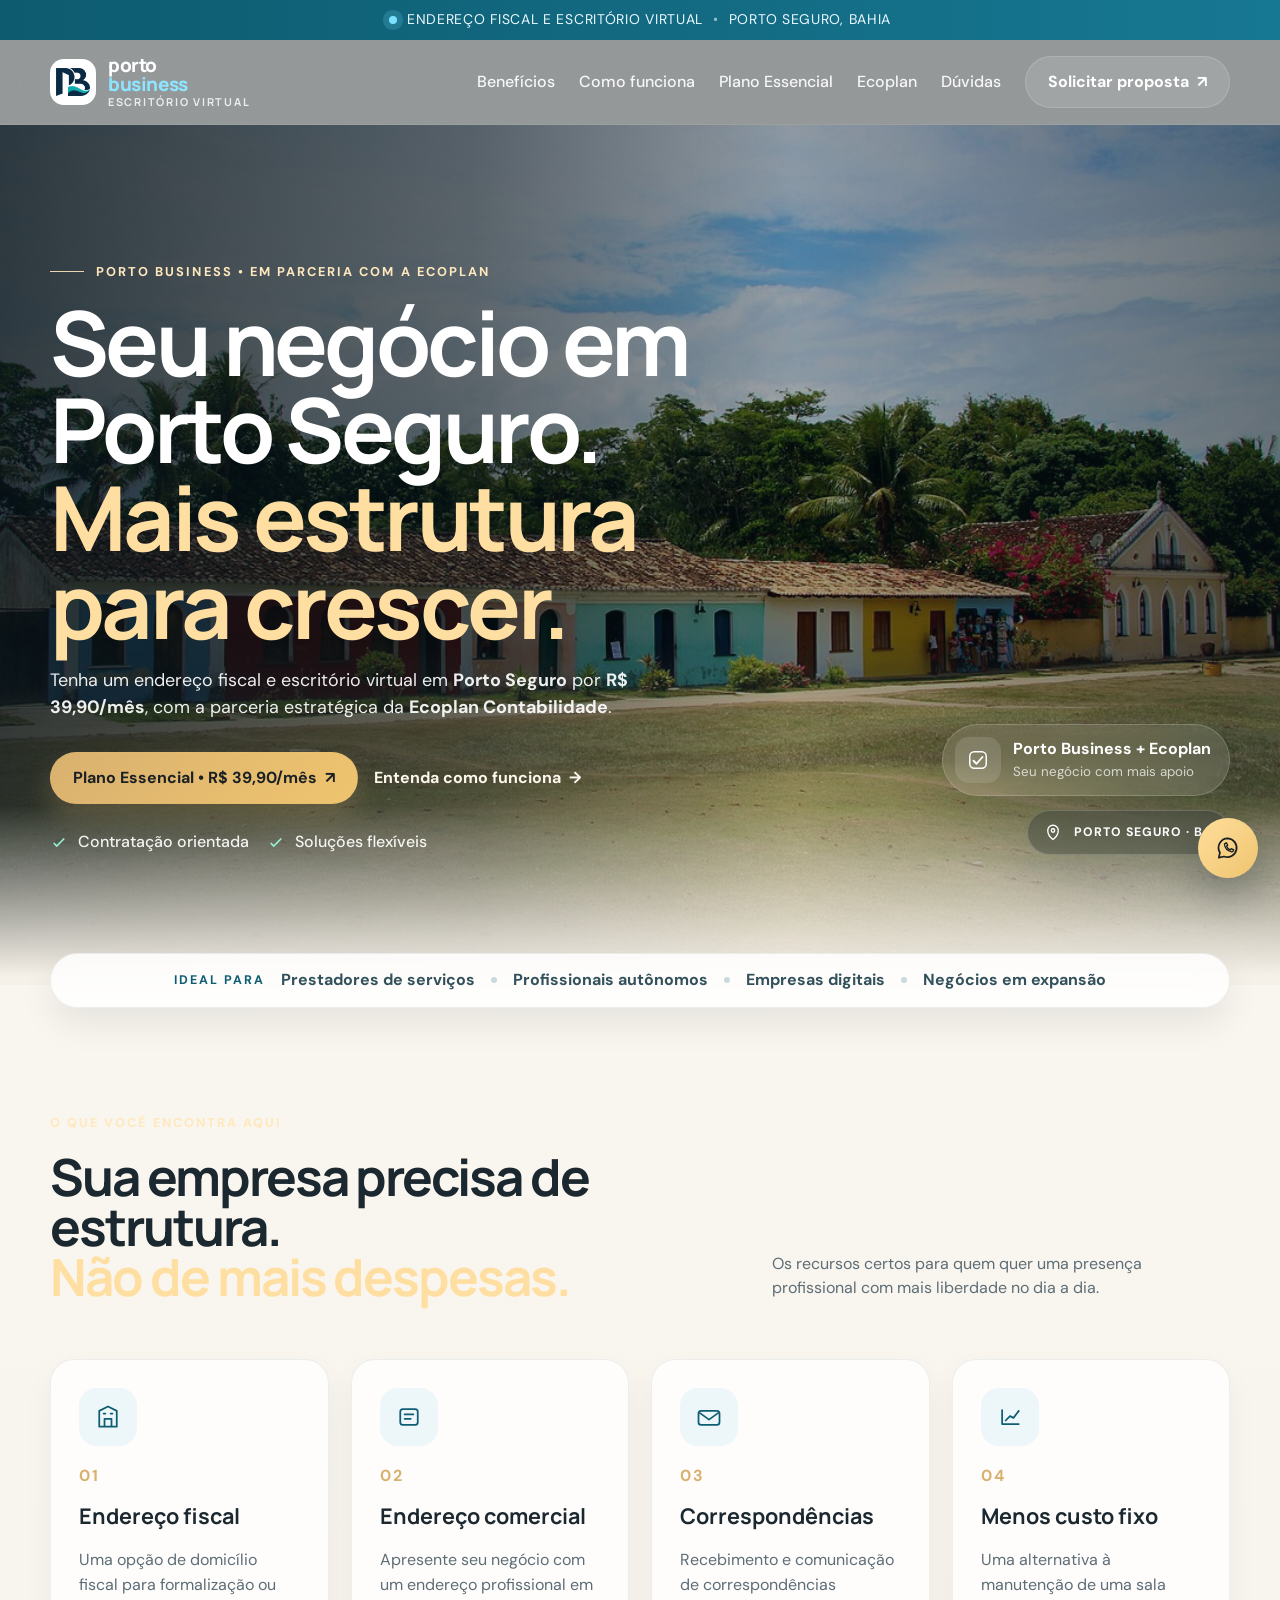
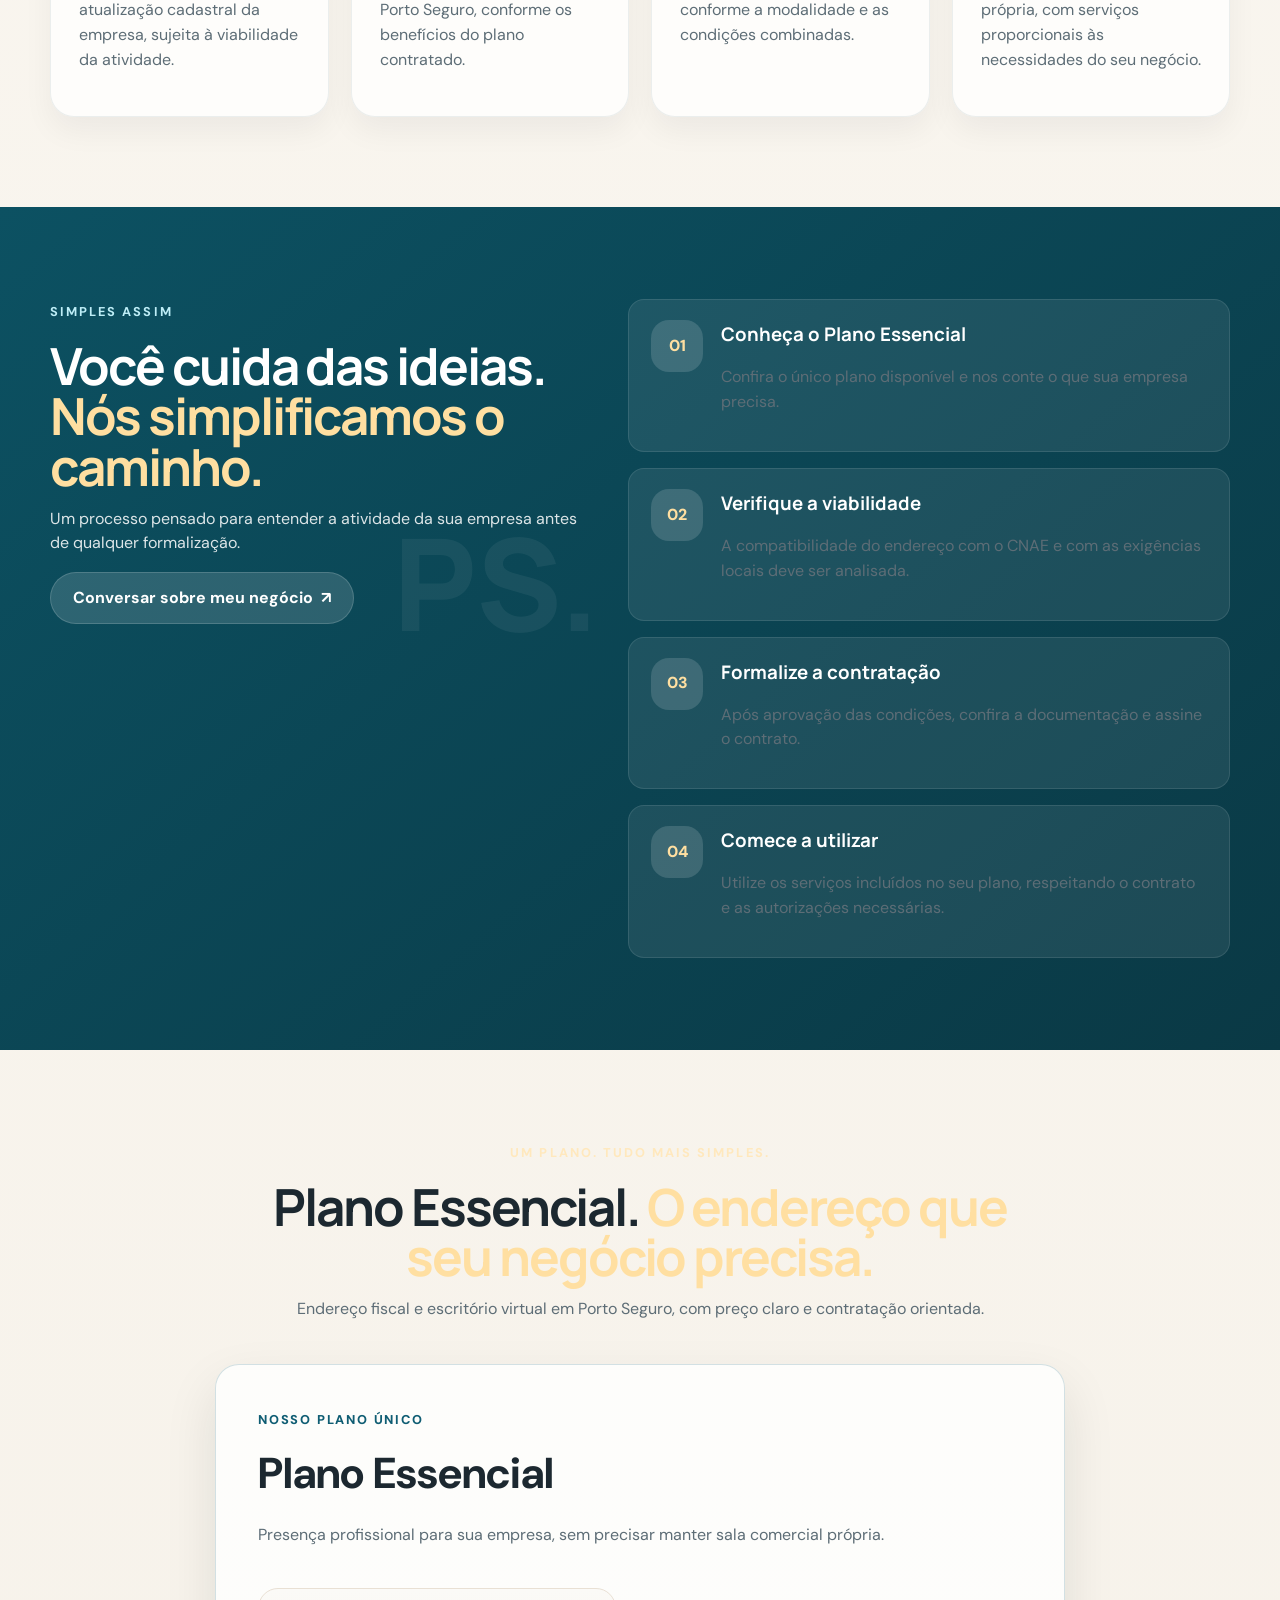
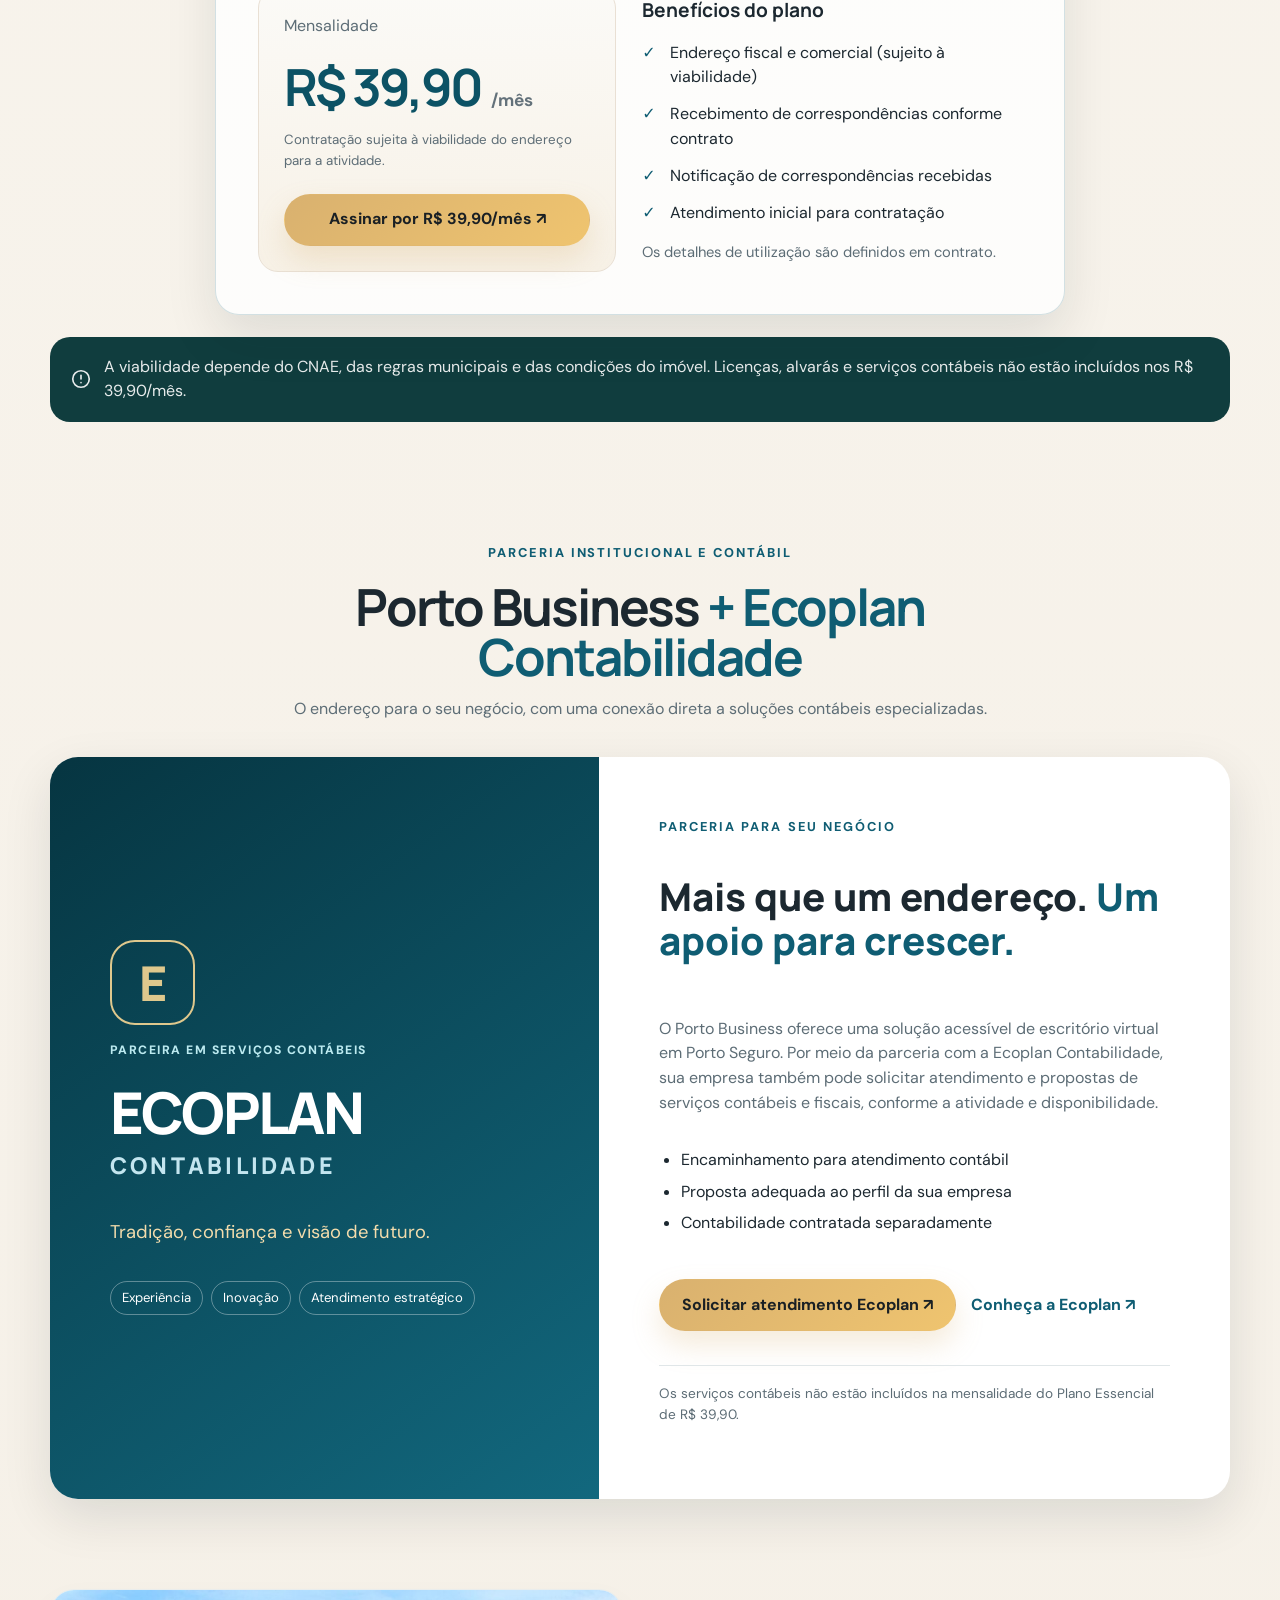
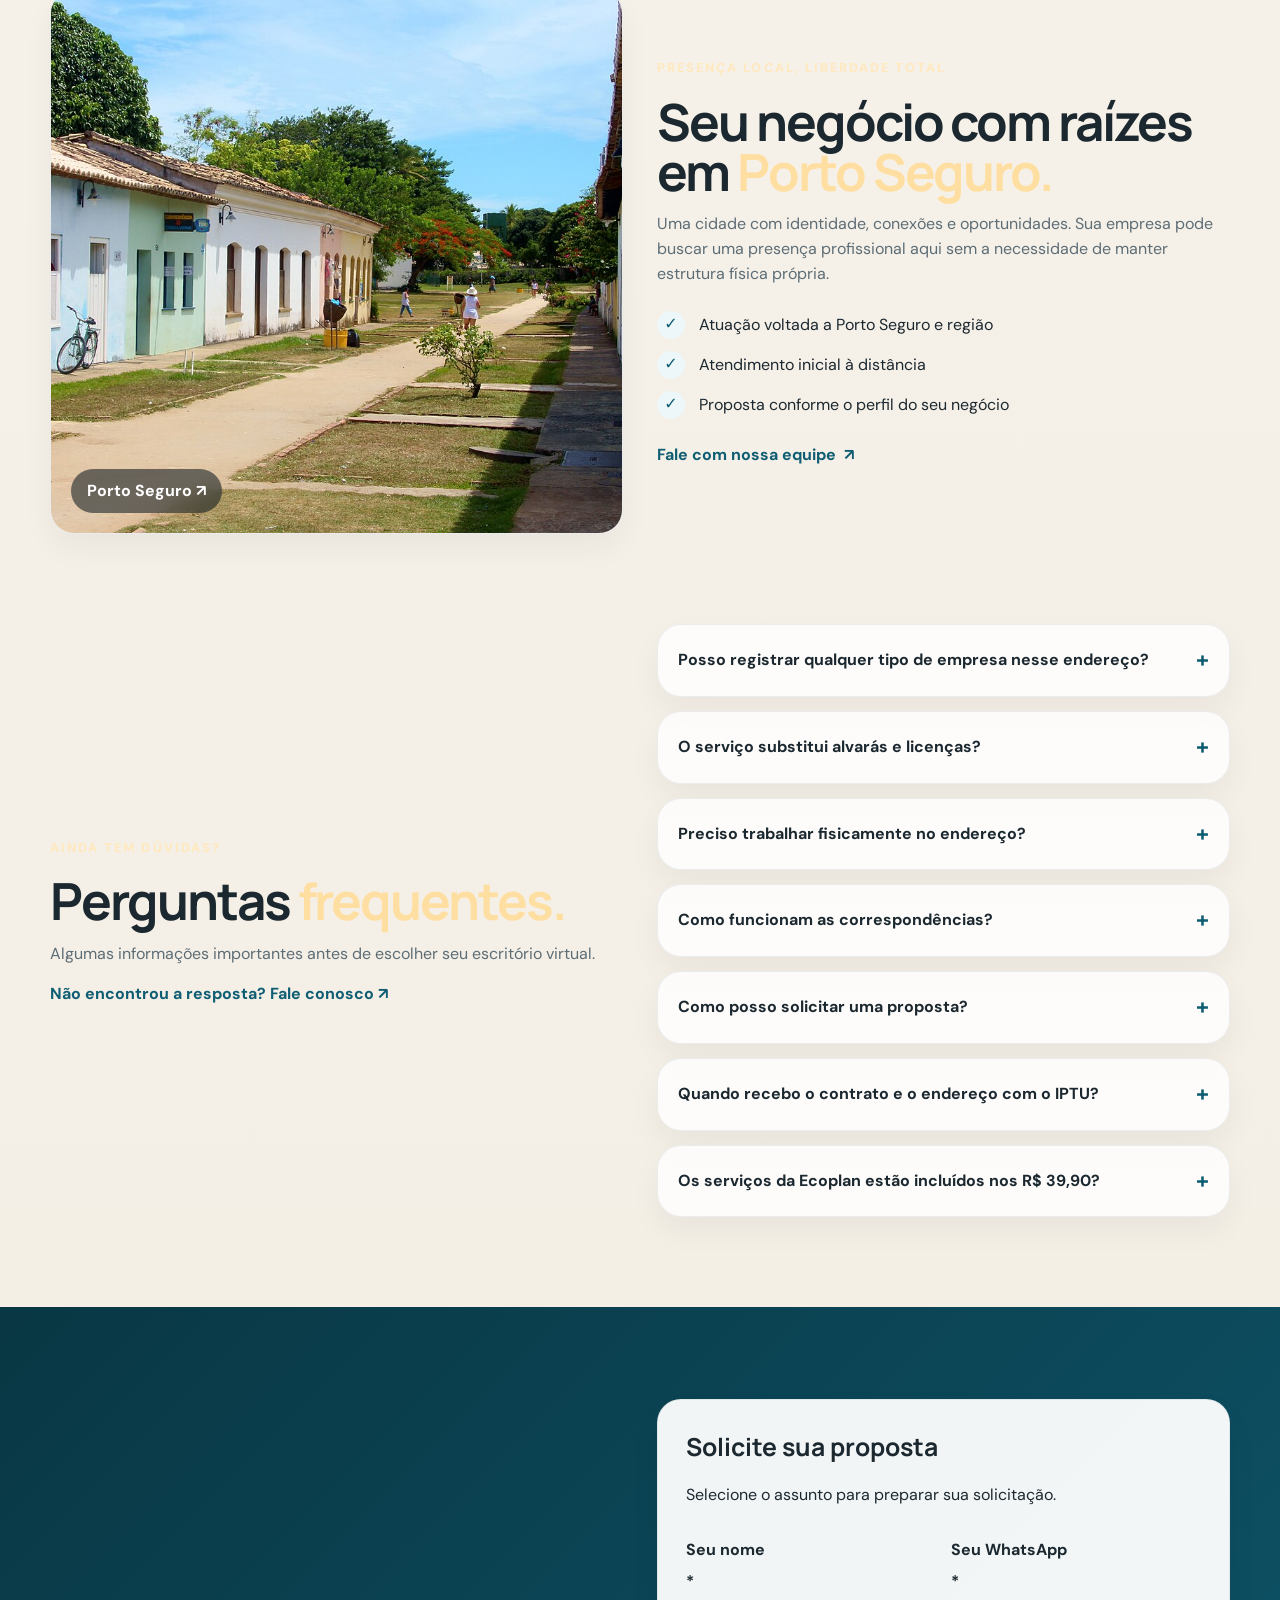
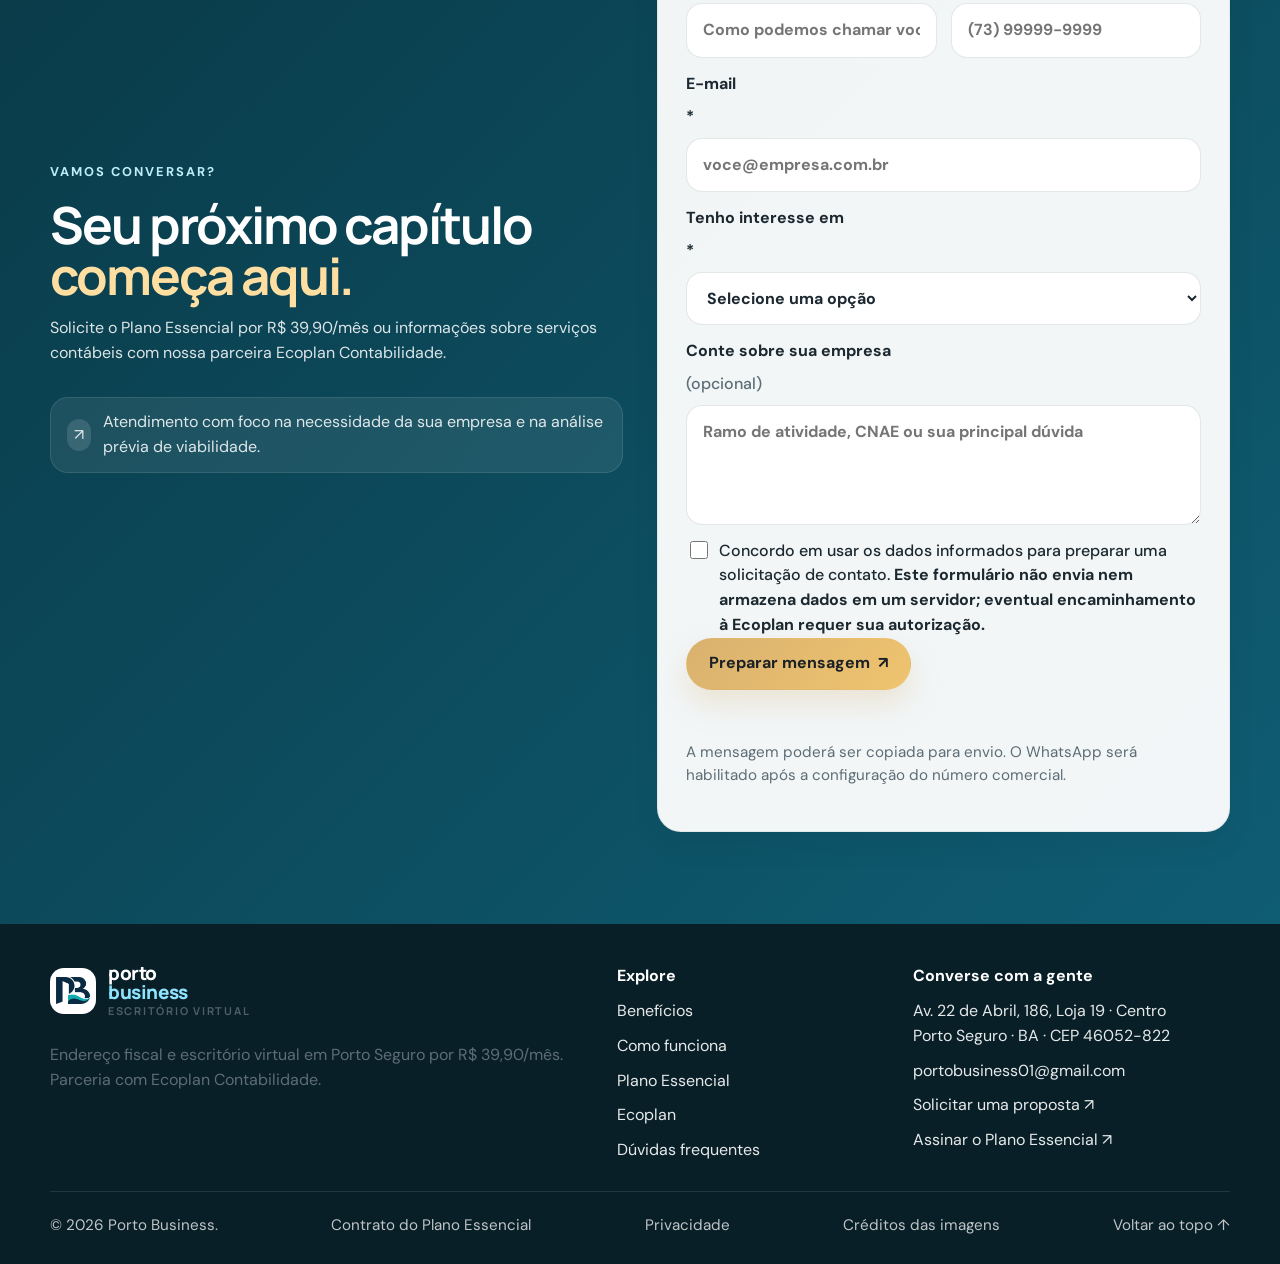
<file: index.html>
<!doctype html>
<html lang="pt-BR">
<head>
  <meta charset="UTF-8">
  <meta name="viewport" content="width=device-width, initial-scale=1.0">
  <meta name="theme-color" content="#0f5d73">
  <meta name="description" content="Endereço fiscal, endereço comercial e escritório virtual em Porto Seguro, Bahia. Conheça o Plano Essencial por R$ 39,90/mês e a parceria com a Ecoplan Contabilidade.">
  <title>Porto Business | Endereço Fiscal e Escritório Virtual em Porto Seguro</title>
  <link rel="canonical" href="https://portobusiness.com.br/">
  <meta property="og:type" content="website">
  <meta property="og:locale" content="pt_BR">
  <meta property="og:url" content="https://portobusiness.com.br/">
  <meta property="og:site_name" content="Porto Business">
  <meta property="og:title" content="Porto Business — Endereço fiscal e escritório virtual em Porto Seguro">
  <meta property="og:description" content="Endereço fiscal e comercial em Porto Seguro, BA, com IPTU para abrir sua empresa. Plano Essencial por R$ 39,90/mês. Parceria Ecoplan Contabilidade.">
  <meta property="og:image" content="https://portobusiness.com.br/assets/og-porto-business.jpg">
  <meta name="twitter:card" content="summary_large_image">
  <link rel="icon" type="image/png" href="assets/favicon-64.png"><link rel="apple-touch-icon" href="assets/apple-touch-icon.png">
  <script type="application/ld+json">
  {
    "@context": "https://schema.org",
    "@type": "ProfessionalService",
    "name": "Porto Business",
    "description": "Escritório virtual com endereço fiscal e comercial em Porto Seguro, Bahia, para abertura e alteração de empresas.",
    "url": "https://portobusiness.com.br/",
    "image": "https://portobusiness.com.br/assets/porto-seguro-capa-real.jpg",
    "email": "portobusiness01@gmail.com",
    "priceRange": "R$ 39,90/mês",
    "address": {
      "@type": "PostalAddress",
      "streetAddress": "Av. 22 de Abril, 186, Loja 19",
      "addressLocality": "Porto Seguro",
      "addressRegion": "BA",
      "postalCode": "46052-822",
      "addressCountry": "BR"
    },
    "areaServed": ["Porto Seguro", "Eunápolis", "Santa Cruz Cabrália", "Bahia"],
    "makesOffer": {
      "@type": "Offer",
      "name": "Plano Essencial — escritório virtual",
      "price": "39.90",
      "priceCurrency": "BRL",
      "url": "https://portobusiness.com.br/assinar.html"
    }
  }
  </script>
  <link rel="preconnect" href="https://fonts.googleapis.com">
  <link rel="preconnect" href="https://fonts.gstatic.com" crossorigin>
  <link href="https://fonts.googleapis.com/css2?family=DM+Sans:wght@400;500;700&family=Manrope:wght@400;600;700;800&display=swap" rel="stylesheet">
  <link rel="stylesheet" href="styles.css">
</head>
<body>
  <a class="skip-link" href="#principal">Pular para o conteúdo</a>
  <div class="announcement"><span class="announcement-dot" aria-hidden="true"></span> Endereço fiscal e escritório virtual <span class="announcement-separator">•</span> Porto Seguro, Bahia</div>

  <header class="site-header" id="inicio">
    <div class="container nav-shell">
      <a href="#inicio" class="brand" aria-label="Porto Business, início">
        <span class="brand-icon" aria-hidden="true"><img src="assets/pb-marca.png" alt="" width="34" height="28"></span>
        <span class="brand-name">porto<span>business</span><small>ESCRITÓRIO VIRTUAL</small></span>
      </a>

      <nav class="main-nav" id="menu" aria-label="Navegação principal">
        <a href="#beneficios">Benefícios</a>
        <a href="#como-funciona">Como funciona</a>
        <a href="#planos">Plano Essencial</a>
        <a href="#contabilidade">Ecoplan</a><a href="#duvidas">Dúvidas</a>
      </nav>

      <a class="btn btn-dark nav-cta" href="#contato">Solicitar proposta <span aria-hidden="true">↗</span></a>
      <button id="menu-toggle" class="menu-toggle" type="button" aria-expanded="false" aria-controls="menu" aria-label="Abrir menu"><span></span><span></span><span></span></button>
    </div>
  </header>

  <main id="principal">
    <section class="hero hero-fullscreen" aria-labelledby="hero-title">
      <div class="hero-bg">
        <img src="assets/porto-seguro-capa-real.jpg" alt="Cidade Alta de Porto Seguro, Bahia: casario histórico colorido" fetchpriority="high">
      </div>
      <div class="hero-overlay"></div>
      <div class="hero-bottom-fade" aria-hidden="true"></div>
      <div class="container hero-inner">
        <div class="hero-copy reveal">
          <div class="eyebrow"><span class="eyebrow-line"></span> PORTO BUSINESS • EM PARCERIA COM A ECOPLAN</div>
          <h1 id="hero-title">Seu negócio em Porto Seguro. <em>Mais estrutura para crescer.</em></h1>
          <p class="hero-description">Tenha um endereço fiscal e escritório virtual em <strong>Porto Seguro</strong> por <strong>R$ 39,90/mês</strong>, com a parceria estratégica da <strong>Ecoplan Contabilidade</strong>.</p>
          <div class="hero-actions"><a class="btn btn-primary" href="#planos">Plano Essencial • R$ 39,90/mês <span aria-hidden="true">↗</span></a><a class="text-link light-link" href="#como-funciona">Entenda como funciona <span aria-hidden="true">→</span></a></div>
          <div class="hero-points"><div><svg class="mini-check" viewBox="0 0 24 24" aria-hidden="true"><path d="m5 12 4 4L19 6" /></svg>Contratação orientada</div><div><svg class="mini-check" viewBox="0 0 24 24" aria-hidden="true"><path d="m5 12 4 4L19 6" /></svg>Soluções flexíveis</div></div>
        </div>
        <div class="hero-floating reveal">
          <div class="hero-badge"><span class="badge-icon" aria-hidden="true"><svg viewBox="0 0 32 32" fill="none"><rect x="5" y="5" width="22" height="22" rx="6" stroke="currentColor" stroke-width="2"/><path d="M10 17l4 4 8-9" stroke="currentColor" stroke-width="2.5" stroke-linecap="round" stroke-linejoin="round"/></svg></span><span><strong>Porto Business + Ecoplan</strong><small>Seu negócio com mais apoio</small></span></div>
          <span class="photo-label"><svg viewBox="0 0 24 24" aria-hidden="true" fill="none"><path d="M12 22s7-5.2 7-12a7 7 0 1 0-14 0c0 6.8 7 12 7 12Z" stroke="currentColor" stroke-width="1.8"/><circle cx="12" cy="10" r="2.3" stroke="currentColor" stroke-width="1.8"/></svg> PORTO SEGURO · BA</span>
        </div>
      </div>
    </section>

    <div class="trust-band" aria-label="Para quem é nosso serviço"><div class="container trust-content"><span>IDEAL PARA</span><strong>Prestadores de serviços</strong><i></i><strong>Profissionais autônomos</strong><i></i><strong>Empresas digitais</strong><i></i><strong>Negócios em expansão</strong></div></div>

    <section class="section benefits" id="beneficios" aria-labelledby="benefits-title">
      <div class="container"><div class="section-head reveal"><div><div class="eyebrow">O QUE VOCÊ ENCONTRA AQUI</div><h2 id="benefits-title">Sua empresa precisa de estrutura.<br><em>Não de mais despesas.</em></h2></div><p>Os recursos certos para quem quer uma presença profissional com mais liberdade no dia a dia.</p></div>
        <div class="benefit-grid">
          <article class="benefit-card reveal"><div class="feature-icon"><svg viewBox="0 0 32 32" fill="none"><path d="M6 27V9l10-5 10 5v18H6ZM12 27v-9h8v9M11 12h2M19 12h2" stroke="currentColor" stroke-width="2" stroke-linejoin="round" stroke-linecap="round"/></svg></div><span class="benefit-number">01</span><h3>Endereço fiscal</h3><p>Uma opção de domicílio fiscal para formalização ou atualização cadastral da empresa, sujeita à viabilidade da atividade.</p></article>
          <article class="benefit-card reveal"><div class="feature-icon"><svg viewBox="0 0 32 32" fill="none"><rect x="6" y="7" width="20" height="18" rx="3" stroke="currentColor" stroke-width="2"/><path d="M11 13h10M11 18h7" stroke="currentColor" stroke-width="2" stroke-linecap="round"/></svg></div><span class="benefit-number">02</span><h3>Endereço comercial</h3><p>Apresente seu negócio com um endereço profissional em Porto Seguro, conforme os benefícios do plano contratado.</p></article>
          <article class="benefit-card reveal"><div class="feature-icon"><svg viewBox="0 0 32 32" fill="none"><rect x="4" y="9" width="24" height="16" rx="3" stroke="currentColor" stroke-width="2"/><path d="m5 11 11 8 11-8" stroke="currentColor" stroke-width="2" stroke-linejoin="round"/></svg></div><span class="benefit-number">03</span><h3>Correspondências</h3><p>Recebimento e comunicação de correspondências conforme a modalidade e as condições combinadas.</p></article>
          <article class="benefit-card reveal"><div class="feature-icon"><svg viewBox="0 0 32 32" fill="none"><path d="M7 24V8m0 16h19M11 20l5-5 4 2 6-8" stroke="currentColor" stroke-width="2" stroke-linecap="round" stroke-linejoin="round"/></svg></div><span class="benefit-number">04</span><h3>Menos custo fixo</h3><p>Uma alternativa à manutenção de uma sala própria, com serviços proporcionais às necessidades do seu negócio.</p></article>
        </div>
      </div>
    </section>

    <section class="how-section" id="como-funciona" aria-labelledby="how-title"><div class="container how-layout"><div class="how-intro reveal"><div class="eyebrow eyebrow-light">SIMPLES ASSIM</div><h2 id="how-title">Você cuida das ideias.<br><em>Nós simplificamos o caminho.</em></h2><p>Um processo pensado para entender a atividade da sua empresa antes de qualquer formalização.</p><a href="#contato" class="btn btn-light">Conversar sobre meu negócio <span aria-hidden="true">↗</span></a><span class="watermark" aria-hidden="true">PS.</span></div><ol class="steps reveal"><li><span class="step-n">01</span><div><h3>Conheça o Plano Essencial</h3><p>Confira o único plano disponível e nos conte o que sua empresa precisa.</p></div></li><li><span class="step-n">02</span><div><h3>Verifique a viabilidade</h3><p>A compatibilidade do endereço com o CNAE e com as exigências locais deve ser analisada.</p></div></li><li><span class="step-n">03</span><div><h3>Formalize a contratação</h3><p>Após aprovação das condições, confira a documentação e assine o contrato.</p></div></li><li><span class="step-n">04</span><div><h3>Comece a utilizar</h3><p>Utilize os serviços incluídos no seu plano, respeitando o contrato e as autorizações necessárias.</p></div></li></ol></div></section>


<section class="section plans-section" id="planos" aria-labelledby="plans-title">
<div class="container">
<div class="center-head reveal"><div class="eyebrow">UM PLANO. TUDO MAIS SIMPLES.</div>
<h2 id="plans-title">Plano Essencial. <em>O endereço que seu negócio precisa.</em></h2>
<p>Endereço fiscal e escritório virtual em Porto Seguro, com preço claro e contratação orientada.</p></div>
<div class="plan-grid single-plan">
<article class="plan-card featured solo-plan reveal">
<div><span class="plan-icon">NOSSO PLANO ÚNICO</span><h3>Plano Essencial</h3><p>Presença profissional para sua empresa, sem precisar manter sala comercial própria.</p></div>
<div class="solo-plan-content">
<div class="plan-price"><span>Mensalidade</span><div class="monthly-price"><strong>R$ 39,90</strong><span>/mês</span></div>
<small>Contratação sujeita à viabilidade do endereço para a atividade.</small>
<a class="btn btn-primary plan-cta" href="assinar.html">Assinar por R$ 39,90/mês ↗</a></div>
<div class="plan-benefits"><h4>Benefícios do plano</h4><ul class="plan-list">
<li>Endereço fiscal e comercial (sujeito à viabilidade)</li>
<li>Recebimento de correspondências conforme contrato</li>
<li>Notificação de correspondências recebidas</li>
<li>Atendimento inicial para contratação</li>
</ul><p>Os detalhes de utilização são definidos em contrato.</p></div></div></article></div>
<div class="plans-note reveal"><p><svg viewBox="0 0 24 24" aria-hidden="true" fill="none"><circle cx="12" cy="12" r="9" stroke="currentColor" stroke-width="1.8"/><path d="M12 8v4m0 4h.01" stroke="currentColor" stroke-width="1.8" stroke-linecap="round"/></svg> A viabilidade depende do CNAE, das regras municipais e das condições do imóvel. Licenças, alvarás e serviços contábeis não estão incluídos nos R$ 39,90/mês.</p></div>
</div></section>
<section class="section partner-section" id="contabilidade" aria-labelledby="partner-title"><div class="container"><div class="ecoplan-intro reveal"><span class="ecoplan-kicker">PARCERIA INSTITUCIONAL E CONTÁBIL</span><h2 id="partner-title">Porto Business <em>+ Ecoplan Contabilidade</em></h2><p>O endereço para o seu negócio, com uma conexão direta a soluções contábeis especializadas.</p></div><div class="ecoplan-feature reveal"><div class="ecoplan-branding"><div class="ecoplan-monogram">E</div><span>PARCEIRA EM SERVIÇOS CONTÁBEIS</span><h3>ECOPLAN <small>CONTABILIDADE</small></h3><p class="ecoplan-motto">Tradição, confiança e visão de futuro.</p><div class="ecoplan-pills"><span>Experiência</span><span>Inovação</span><span>Atendimento estratégico</span></div></div><div class="ecoplan-detail"><div class="eyebrow">PARCERIA PARA SEU NEGÓCIO</div><h3>Mais que um endereço. <em>Um apoio para crescer.</em></h3><p>O Porto Business oferece uma solução acessível de escritório virtual em Porto Seguro. Por meio da parceria com a Ecoplan Contabilidade, sua empresa também pode solicitar atendimento e propostas de serviços contábeis e fiscais, conforme a atividade e disponibilidade.</p><ul class="ecoplan-highlights"><li>Encaminhamento para atendimento contábil</li><li>Proposta adequada ao perfil da sua empresa</li><li>Contabilidade contratada separadamente</li></ul><div class="ecoplan-actions"><a href="#contato" class="btn btn-primary" data-interest="Serviços contábeis — Ecoplan Contabilidade">Solicitar atendimento Ecoplan ↗</a><a class="text-link dark-link" href="https://www.ecoplancontabilidade.com.br/" target="_blank" rel="noopener noreferrer">Conheça a Ecoplan ↗</a></div><p class="ecoplan-note">Os serviços contábeis não estão incluídos na mensalidade do Plano Essencial de R$ 39,90.</p></div></div></div></section>
<section class="location-section"><div class="container location-layout"><div class="location-image reveal"><img src="assets/porto-seguro-centro-historico.jpg" alt="Rua do Centro Histórico de Porto Seguro, Bahia" loading="lazy"><div class="location-caption">Porto Seguro <span>↗</span></div></div><div class="location-copy reveal"><div class="eyebrow">PRESENÇA LOCAL, LIBERDADE TOTAL</div><h2>Seu negócio com raízes em <em>Porto Seguro.</em></h2><p>Uma cidade com identidade, conexões e oportunidades. Sua empresa pode buscar uma presença profissional aqui sem a necessidade de manter estrutura física própria.</p><div class="location-points"><div><span class="round-check">✓</span> Atuação voltada a Porto Seguro e região</div><div><span class="round-check">✓</span> Atendimento inicial à distância</div><div><span class="round-check">✓</span> Proposta conforme o perfil do seu negócio</div></div><a href="#contato" class="text-link dark-link">Fale com nossa equipe <span aria-hidden="true">↗</span></a></div></div></section>

    <section class="section faq-section" id="duvidas"><div class="container faq-layout"><div class="faq-intro reveal"><div class="eyebrow">AINDA TEM DÚVIDAS?</div><h2>Perguntas <em>frequentes.</em></h2><p>Algumas informações importantes antes de escolher seu escritório virtual.</p><a class="text-link dark-link" href="#contato">Não encontrou a resposta? Fale conosco ↗</a></div><div class="faq-list reveal"><details><summary>Posso registrar qualquer tipo de empresa nesse endereço? <span class="faq-plus" aria-hidden="true">+</span></summary><p>Não necessariamente. A possibilidade de utilizar o endereço depende da atividade (CNAE), das normas municipais, dos órgãos de registro e das condições do imóvel. A viabilidade precisa ser verificada antes da contratação.</p></details><details><summary>O serviço substitui alvarás e licenças? <span class="faq-plus" aria-hidden="true">+</span></summary><p>Não. O escritório virtual não substitui licenças, alvarás, autorizações ou outras exigências legais que possam ser aplicáveis à atividade da empresa.</p></details><details><summary>Preciso trabalhar fisicamente no endereço? <span class="faq-plus" aria-hidden="true">+</span></summary><p>O escritório virtual é pensado para negócios que não precisam manter uma sala comercial própria no local. A utilização do endereço deve ser compatível com sua atividade e com o contrato.</p></details><details><summary>Como funcionam as correspondências? <span class="faq-plus" aria-hidden="true">+</span></summary><p>Os procedimentos de recebimento, aviso, retirada ou envio dependem da disponibilidade operacional e dos serviços estabelecidos na proposta contratada.</p></details><details><summary>Como posso solicitar uma proposta? <span class="faq-plus" aria-hidden="true">+</span></summary><p>Preencha o formulário abaixo com seu nome, contato, plano de interesse e informações da empresa. A mensagem será preparada no seu navegador. O envio por WhatsApp depende da configuração do número comercial.</p></details><details><summary>Quando recebo o contrato e o endereço com o IPTU? <span class="faq-plus" aria-hidden="true">+</span></summary><p>Logo após a confirmação do pagamento, você recebe por e-mail o contrato em PDF com o endereço completo do escritório virtual e o número de inscrição do IPTU, que são os dados usados na abertura ou alteração da empresa. O contrato tem prazo mínimo de 6 meses e pode ser encerrado a qualquer momento com 30 dias de aviso prévio, sem multa. <a href="contrato.html">Veja o modelo do contrato</a>.</p></details><details><summary>Os serviços da Ecoplan estão incluídos nos R$ 39,90? <span class="faq-plus" aria-hidden="true">+</span></summary><p>Não. R$ 39,90 por mês é o preço do Plano Essencial de escritório virtual. A contabilidade é opcional, sujeita a proposta e contratação separadas com a Ecoplan Contabilidade.</p></details></div></div></section>

    <section class="contact-section" id="contato" aria-labelledby="contact-title"><div class="container contact-layout"><div class="contact-copy reveal"><div class="eyebrow eyebrow-light">VAMOS CONVERSAR?</div><h2 id="contact-title">Seu próximo capítulo <em>começa aqui.</em></h2><p>Solicite o Plano Essencial por R$ 39,90/mês ou informações sobre serviços contábeis com nossa parceira Ecoplan Contabilidade.</p><div class="contact-note"><span class="contact-note-icon" aria-hidden="true">↗</span><span>Atendimento com foco na necessidade da sua empresa e na análise prévia de viabilidade.</span></div></div><form class="contact-form reveal" id="lead-form"><div class="form-head"><h3>Solicite sua proposta</h3><p>Selecione o assunto para preparar sua solicitação.</p></div><div class="form-row"><label>Seu nome <span>*</span><input type="text" name="nome" autocomplete="name" required placeholder="Como podemos chamar você?" minlength="2"></label><label>Seu WhatsApp <span>*</span><input type="tel" name="telefone" autocomplete="tel" inputmode="tel" required placeholder="(73) 99999-9999" minlength="10"></label></div><label>E-mail <span>*</span><input type="email" name="email" autocomplete="email" required placeholder="voce@empresa.com.br"></label><label>Tenho interesse em <span>*</span><select name="plano" id="plan-select" required><option value="" disabled selected>Selecione uma opção</option><option value="Plano Essencial — R$ 39,90/mês">Plano Essencial — R$ 39,90/mês</option><option value="Plano Essencial + serviços contábeis">Plano Essencial + serviços contábeis</option><option value="Serviços contábeis — Ecoplan Contabilidade">Serviços contábeis — Ecoplan Contabilidade</option><option value="Preciso de orientação">Preciso de orientação</option></select></label><label>Conte sobre sua empresa <span class="optional">(opcional)</span><textarea name="mensagem" rows="3" placeholder="Ramo de atividade, CNAE ou sua principal dúvida"></textarea></label><label class="consent"><input type="checkbox" name="consentimento" required><span>Concordo em usar os dados informados para preparar uma solicitação de contato. <strong>Este formulário não envia nem armazena dados em um servidor; eventual encaminhamento à Ecoplan requer sua autorização.</strong></span></label><button type="submit" class="btn btn-primary form-submit">Preparar mensagem <span aria-hidden="true">↗</span></button><p class="form-feedback" id="form-feedback" aria-live="polite"></p><div class="prepared-message" id="prepared-message" hidden><p>Sua mensagem está pronta. Como o número comercial ainda não foi configurado neste modelo, copie o texto abaixo para enviá-lo:</p><textarea id="message-preview" readonly rows="5" aria-label="Mensagem preparada"></textarea><button class="btn btn-outline" type="button" id="copy-message">Copiar mensagem</button></div><p class="form-privacy">A mensagem poderá ser copiada para envio. O WhatsApp será habilitado após a configuração do número comercial.</p></form></div></section>
  </main>

  <footer class="site-footer"><div class="container"><div class="footer-main"><div><a href="#inicio" class="brand brand-footer"><span class="brand-icon" aria-hidden="true"><img src="assets/pb-marca.png" alt="" width="34" height="28"></span><span class="brand-name">porto<span>business</span><small>ESCRITÓRIO VIRTUAL</small></span></a><p>Endereço fiscal e escritório virtual em Porto Seguro por R$ 39,90/mês. Parceria com Ecoplan Contabilidade.</p></div><div class="footer-links"><strong>Explore</strong><a href="#beneficios">Benefícios</a><a href="#como-funciona">Como funciona</a><a href="#planos">Plano Essencial</a><a href="#contabilidade">Ecoplan</a><a href="#duvidas">Dúvidas frequentes</a></div><div class="footer-links"><strong>Converse com a gente</strong><span>Av. 22 de Abril, 186, Loja 19 · Centro<br>Porto Seguro · BA · CEP 46052-822</span><a href="mailto:portobusiness01@gmail.com">portobusiness01@gmail.com</a><a href="#contato">Solicitar uma proposta ↗</a><a href="assinar.html">Assinar o Plano Essencial ↗</a></div></div><div class="footer-bottom"><span>© <span id="year">2026</span> Porto Business.</span><a href="contrato.html">Contrato do Plano Essencial</a><a href="privacidade.html">Privacidade</a><a href="creditos.html">Créditos das imagens</a><a href="#inicio">Voltar ao topo ↑</a></div></div></footer>

  <a href="#contato" class="floating-contact" aria-label="Solicitar atendimento" title="Solicitar atendimento"><svg viewBox="0 0 32 32" aria-hidden="true" fill="none"><path d="M15.9 5a10.7 10.7 0 0 0-9.1 16.3L5.5 27l5.9-1.3A10.7 10.7 0 1 0 15.9 5Z" stroke="currentColor" stroke-width="2" stroke-linejoin="round"/><path d="M12 12c.5 4.4 3.9 7.4 8.2 8.4.7.1 1.1-.2 1.5-.8l.8-1.5-2.7-1.3-1.2 1.3a8.1 8.1 0 0 1-4.2-4.2l1.2-1.1-1.4-2.8-1.4.7c-.6.3-.9.8-.8 1.3Z" stroke="currentColor" stroke-width="1.55" stroke-linejoin="round"/></svg></a>
  <script src="script.js"></script>
</body>
</html>
</file>
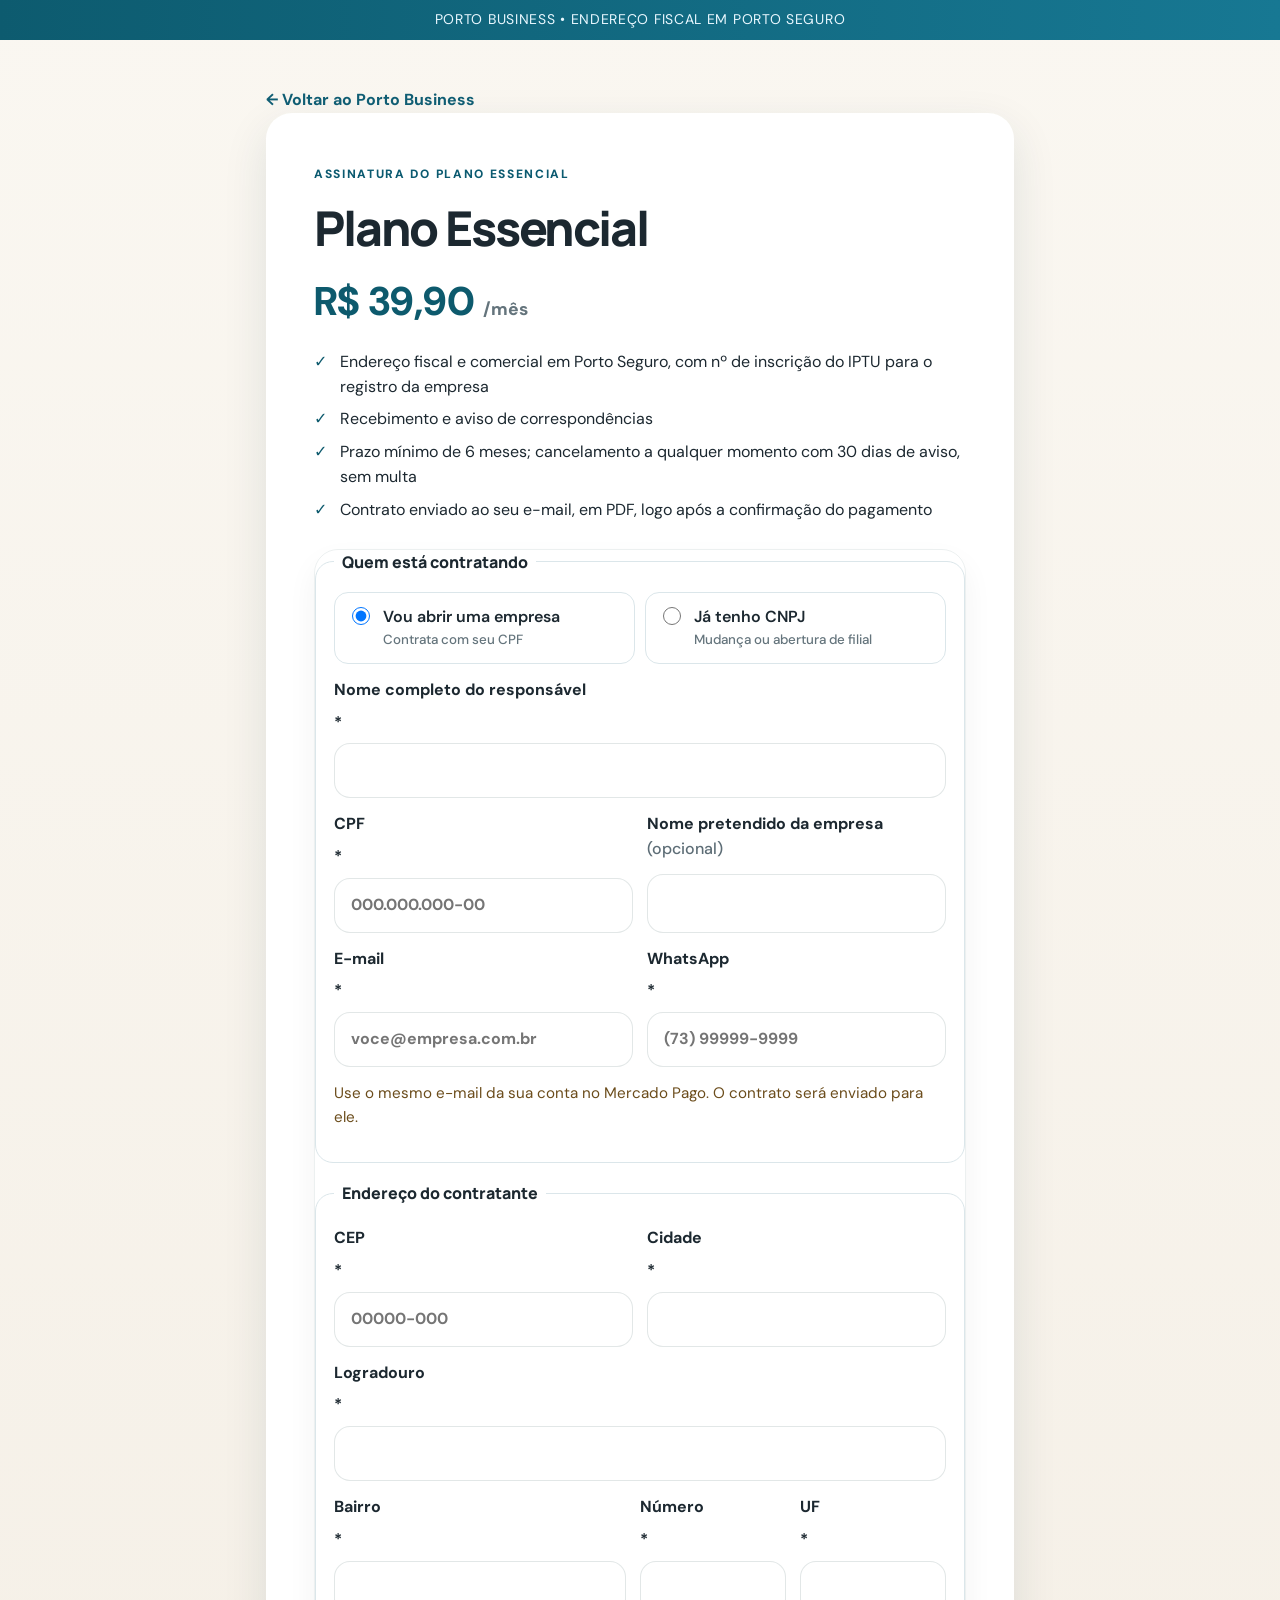
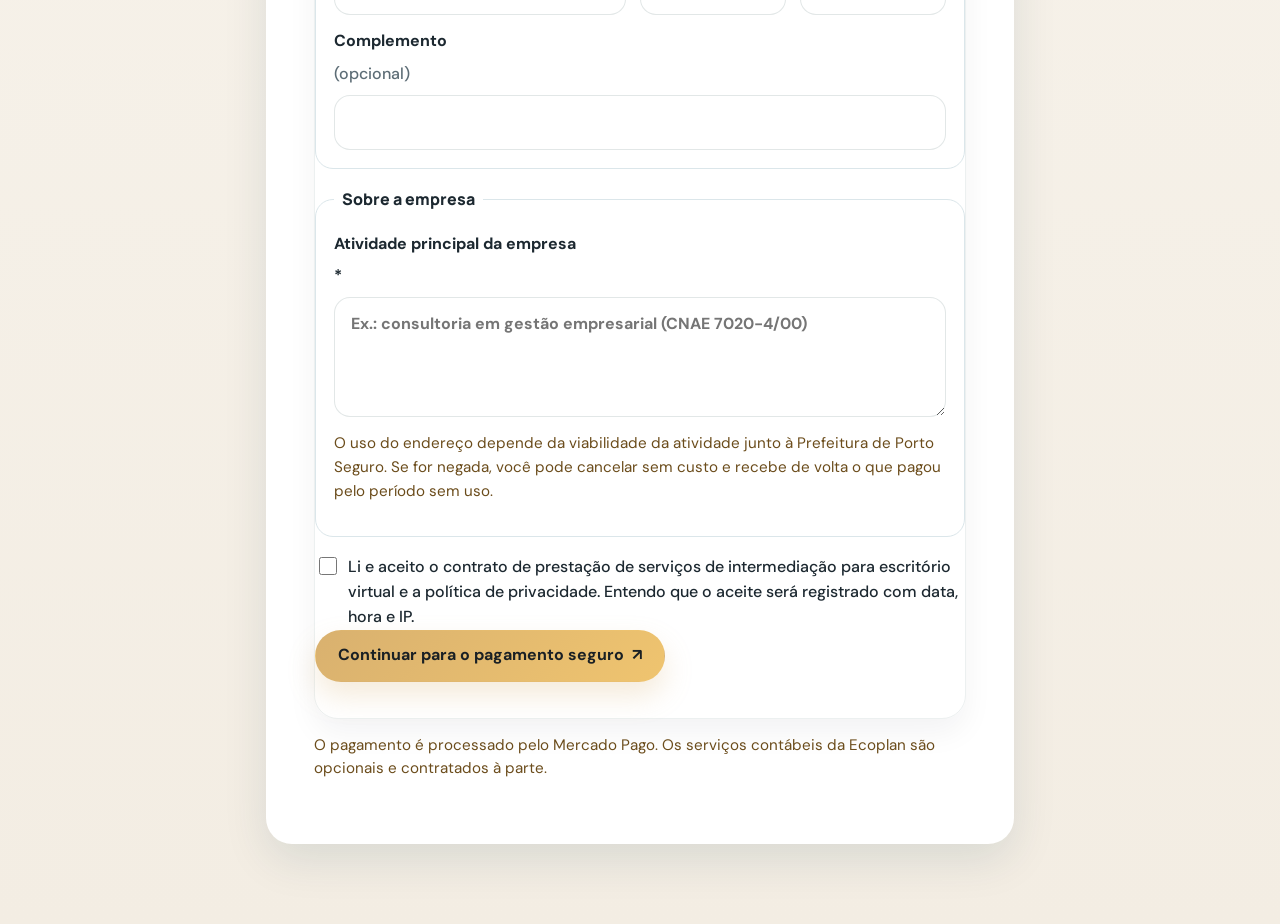
<file: assinar.html>
<!doctype html>
<html lang="pt-BR">
<head>
  <meta charset="UTF-8">
  <meta name="viewport" content="width=device-width, initial-scale=1">
  <meta name="robots" content="noindex">
  <title>Assinar Plano Essencial | Porto Business</title>
  <link rel="icon" type="image/png" href="assets/favicon-64.png"><link rel="apple-touch-icon" href="assets/apple-touch-icon.png">
  <link rel="preconnect" href="https://fonts.googleapis.com">
  <link rel="preconnect" href="https://fonts.gstatic.com" crossorigin>
  <link href="https://fonts.googleapis.com/css2?family=DM+Sans:wght@400;500;700&family=Manrope:wght@400;600;700;800&display=swap" rel="stylesheet">
  <link rel="stylesheet" href="styles.css">
  <style>
    .checkout-page{max-width:780px;margin:48px auto 80px;padding:0 16px}
    .checkout-panel{background:#fff;border-radius:26px;padding:clamp(22px,5vw,48px);box-shadow:0 16px 45px #0d33451c}
    .checkout-panel h1{font:800 clamp(2rem,5vw,3rem) Manrope,sans-serif;letter-spacing:-.045em;margin:.2em 0}
    .checkout-price{font-weight:800;font-size:2.5rem;color:#0d5a6d}
    .checkout-price small{font-size:1.1rem;color:#64747c}
    .checkout-eyebrow{font-size:.75rem;font-weight:800;color:#0b5a70;letter-spacing:.14em}
    .checkout-summary{display:grid;gap:8px;margin:18px 0 6px;padding:0;list-style:none}
    .checkout-summary li{padding-left:26px;position:relative}
    .checkout-summary li::before{content:"✓";position:absolute;left:0;color:#0d5a6d;font-weight:800}
    .checkout-form{padding:0;background:transparent;margin-top:26px}
    .checkout-form fieldset{border:1px solid #dbe6ea;border-radius:18px;padding:6px 18px 18px;margin:0 0 18px}
    .checkout-form legend{font-weight:800;padding:0 8px;font-family:Manrope,sans-serif}
    .person-switch{display:grid;grid-template-columns:repeat(2,minmax(0,1fr));gap:10px;margin-top:12px}
    .person-switch label{margin:0!important;display:flex!important;gap:10px;align-items:flex-start;border:1px solid #dbe6ea;border-radius:14px;padding:12px;cursor:pointer;font-weight:600}
    .person-switch input{width:18px;height:18px;min-height:auto;margin-top:2px}
    .person-switch small{display:block;font-weight:500;color:#64747c}
    .form-row-3{display:grid;grid-template-columns:2fr 1fr 1fr;gap:14px}
    .hp{position:absolute;left:-9999px;width:1px;height:1px;overflow:hidden}
    .checkout-help{background:#f2f8fa;border-radius:18px;padding:15px 18px;margin-top:18px}
    .checkout-warning{color:#6b4c1b;font-size:.95rem}
    .form-error{color:#9b2c2c;font-weight:700}
    .form-submit[disabled]{opacity:.6;cursor:wait}
    @media (max-width:640px){.person-switch,.form-row-3{grid-template-columns:1fr}}
  </style>
</head>
<body>
  <div class="announcement">PORTO BUSINESS • ENDEREÇO FISCAL EM PORTO SEGURO</div>
  <main class="checkout-page">
    <a class="text-link dark-link" href="index.html">← Voltar ao Porto Business</a>
    <section class="checkout-panel" aria-labelledby="checkout-title">
      <span class="checkout-eyebrow">ASSINATURA DO PLANO ESSENCIAL</span>
      <h1 id="checkout-title">Plano Essencial</h1>
      <div class="checkout-price">R$ 39,90 <small>/mês</small></div>
      <ul class="checkout-summary">
        <li>Endereço fiscal e comercial em Porto Seguro, com nº de inscrição do IPTU para o registro da empresa</li>
        <li>Recebimento e aviso de correspondências</li>
        <li>Prazo mínimo de 6 meses; cancelamento a qualquer momento com 30 dias de aviso, sem multa</li>
        <li>Contrato enviado ao seu e-mail, em PDF, logo após a confirmação do pagamento</li>
      </ul>

      <form class="contact-form checkout-form" id="signup-form" novalidate>
        <fieldset>
          <legend>Quem está contratando</legend>
          <div class="person-switch" role="radiogroup" aria-label="Tipo de contratante">
            <label><input type="radio" name="tipo_pessoa" value="PF" checked><span>Vou abrir uma empresa<small>Contrata com seu CPF</small></span></label>
            <label><input type="radio" name="tipo_pessoa" value="PJ"><span>Já tenho CNPJ<small>Mudança ou abertura de filial</small></span></label>
          </div>
          <label>Nome completo do responsável <span>*</span><input type="text" name="nome" autocomplete="name" required minlength="3" maxlength="150"></label>
          <div class="form-row">
            <label><span id="doc-label">CPF</span> <span>*</span><input type="text" name="documento" id="documento" inputmode="numeric" required maxlength="18" placeholder="000.000.000-00"></label>
            <label><span id="empresa-label">Nome pretendido da empresa <span class="optional">(opcional)</span></span><input type="text" name="razao_social_empresa" id="empresa" maxlength="200"></label>
          </div>
          <div class="form-row">
            <label>E-mail <span>*</span><input type="email" name="email" autocomplete="email" required maxlength="150" placeholder="voce@empresa.com.br"></label>
            <label>WhatsApp <span>*</span><input type="tel" name="whatsapp" autocomplete="tel" inputmode="tel" required placeholder="(73) 99999-9999"></label>
          </div>
          <p class="checkout-warning">Use o mesmo e-mail da sua conta no Mercado Pago. O contrato será enviado para ele.</p>
        </fieldset>

        <fieldset>
          <legend>Endereço do contratante</legend>
          <div class="form-row">
            <label>CEP <span>*</span><input type="text" name="cep" id="cep" inputmode="numeric" autocomplete="postal-code" required maxlength="9" placeholder="00000-000"></label>
            <label>Cidade <span>*</span><input type="text" name="cidade" id="cidade" autocomplete="address-level2" required maxlength="80"></label>
          </div>
          <label>Logradouro <span>*</span><input type="text" name="logradouro" id="logradouro" autocomplete="address-line1" required maxlength="150"></label>
          <div class="form-row-3">
            <label>Bairro <span>*</span><input type="text" name="bairro" id="bairro" required maxlength="80"></label>
            <label>Número <span>*</span><input type="text" name="numero" required maxlength="20"></label>
            <label>UF <span>*</span><input type="text" name="uf" id="uf" required maxlength="2" autocomplete="address-level1"></label>
          </div>
          <label>Complemento <span class="optional">(opcional)</span><input type="text" name="complemento" maxlength="80"></label>
        </fieldset>

        <fieldset>
          <legend>Sobre a empresa</legend>
          <label>Atividade principal da empresa <span>*</span><textarea name="atividade" rows="3" required maxlength="400" placeholder="Ex.: consultoria em gestão empresarial (CNAE 7020-4/00)"></textarea></label>
          <p class="checkout-warning">O uso do endereço depende da viabilidade da atividade junto à Prefeitura de Porto Seguro. Se for negada, você pode cancelar sem custo e recebe de volta o que pagou pelo período sem uso.</p>
        </fieldset>

        <div class="hp" aria-hidden="true"><label>Site <input type="text" name="site_url" tabindex="-1" autocomplete="off"></label></div>

        <label class="consent"><input type="checkbox" name="aceite" value="sim" required><span>Li e aceito o <a href="contrato.html" target="_blank" rel="noopener">contrato de prestação de serviços de intermediação para escritório virtual</a> e a <a href="privacidade.html" target="_blank" rel="noopener">política de privacidade</a>. Entendo que o aceite será registrado com data, hora e IP.</span></label>

        <button type="submit" class="btn btn-primary form-submit" id="submit-btn">Continuar para o pagamento seguro <span aria-hidden="true">↗</span></button>
        <p class="form-feedback" id="form-feedback" aria-live="polite"></p>
        <div class="checkout-help" id="fallback" hidden>
          <p><strong>Não conseguimos registrar seu cadastro agora.</strong> Você pode pagar pelo link do Mercado Pago abaixo usando <strong>o mesmo e-mail informado acima</strong>. Seu contrato será enviado após a conferência.</p>
          <a class="btn btn-outline" id="fallback-link" href="#" rel="noopener noreferrer">Pagar pelo Mercado Pago ↗</a>
        </div>
      </form>

      <p class="checkout-warning">O pagamento é processado pelo Mercado Pago. Os serviços contábeis da Ecoplan são opcionais e contratados à parte.</p>
    </section>
  </main>
  <script src="pagamento-config.js"></script>
  <script src="assinar.js"></script>
</body>
</html>
</file>
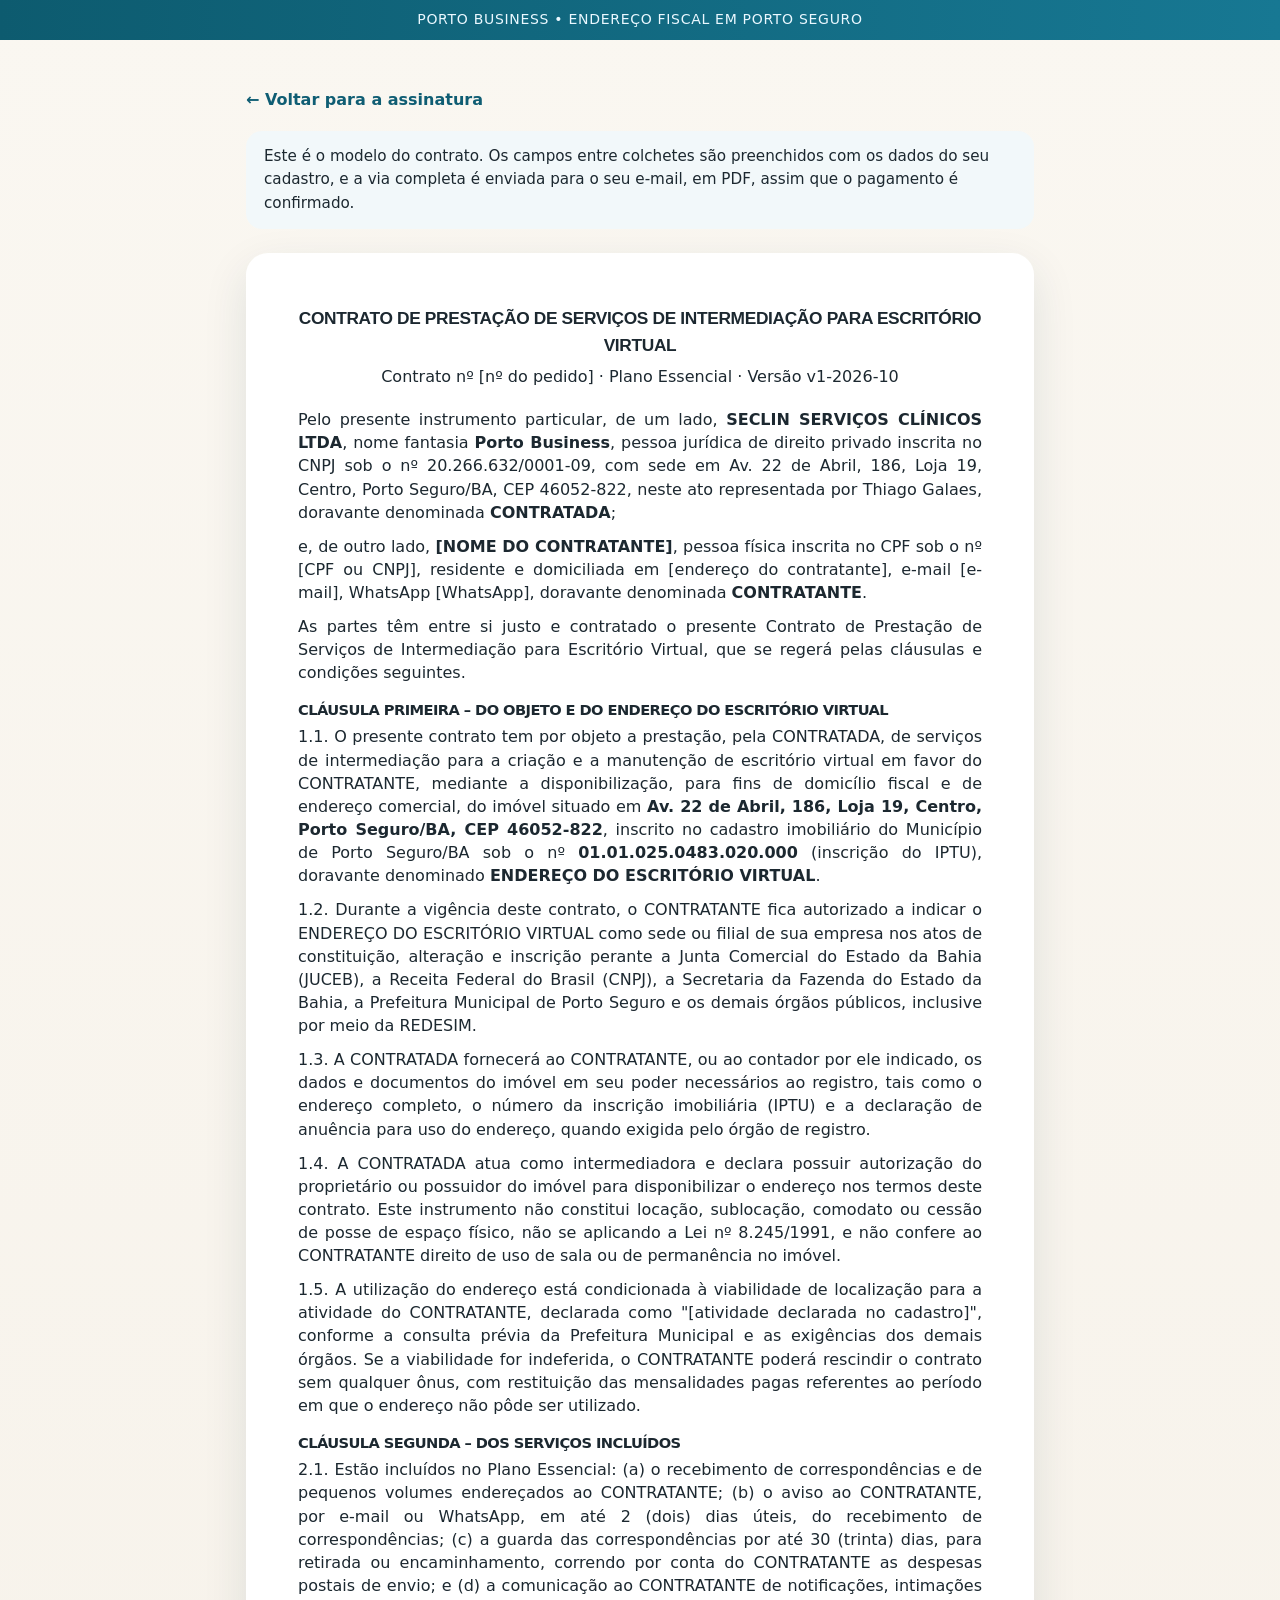
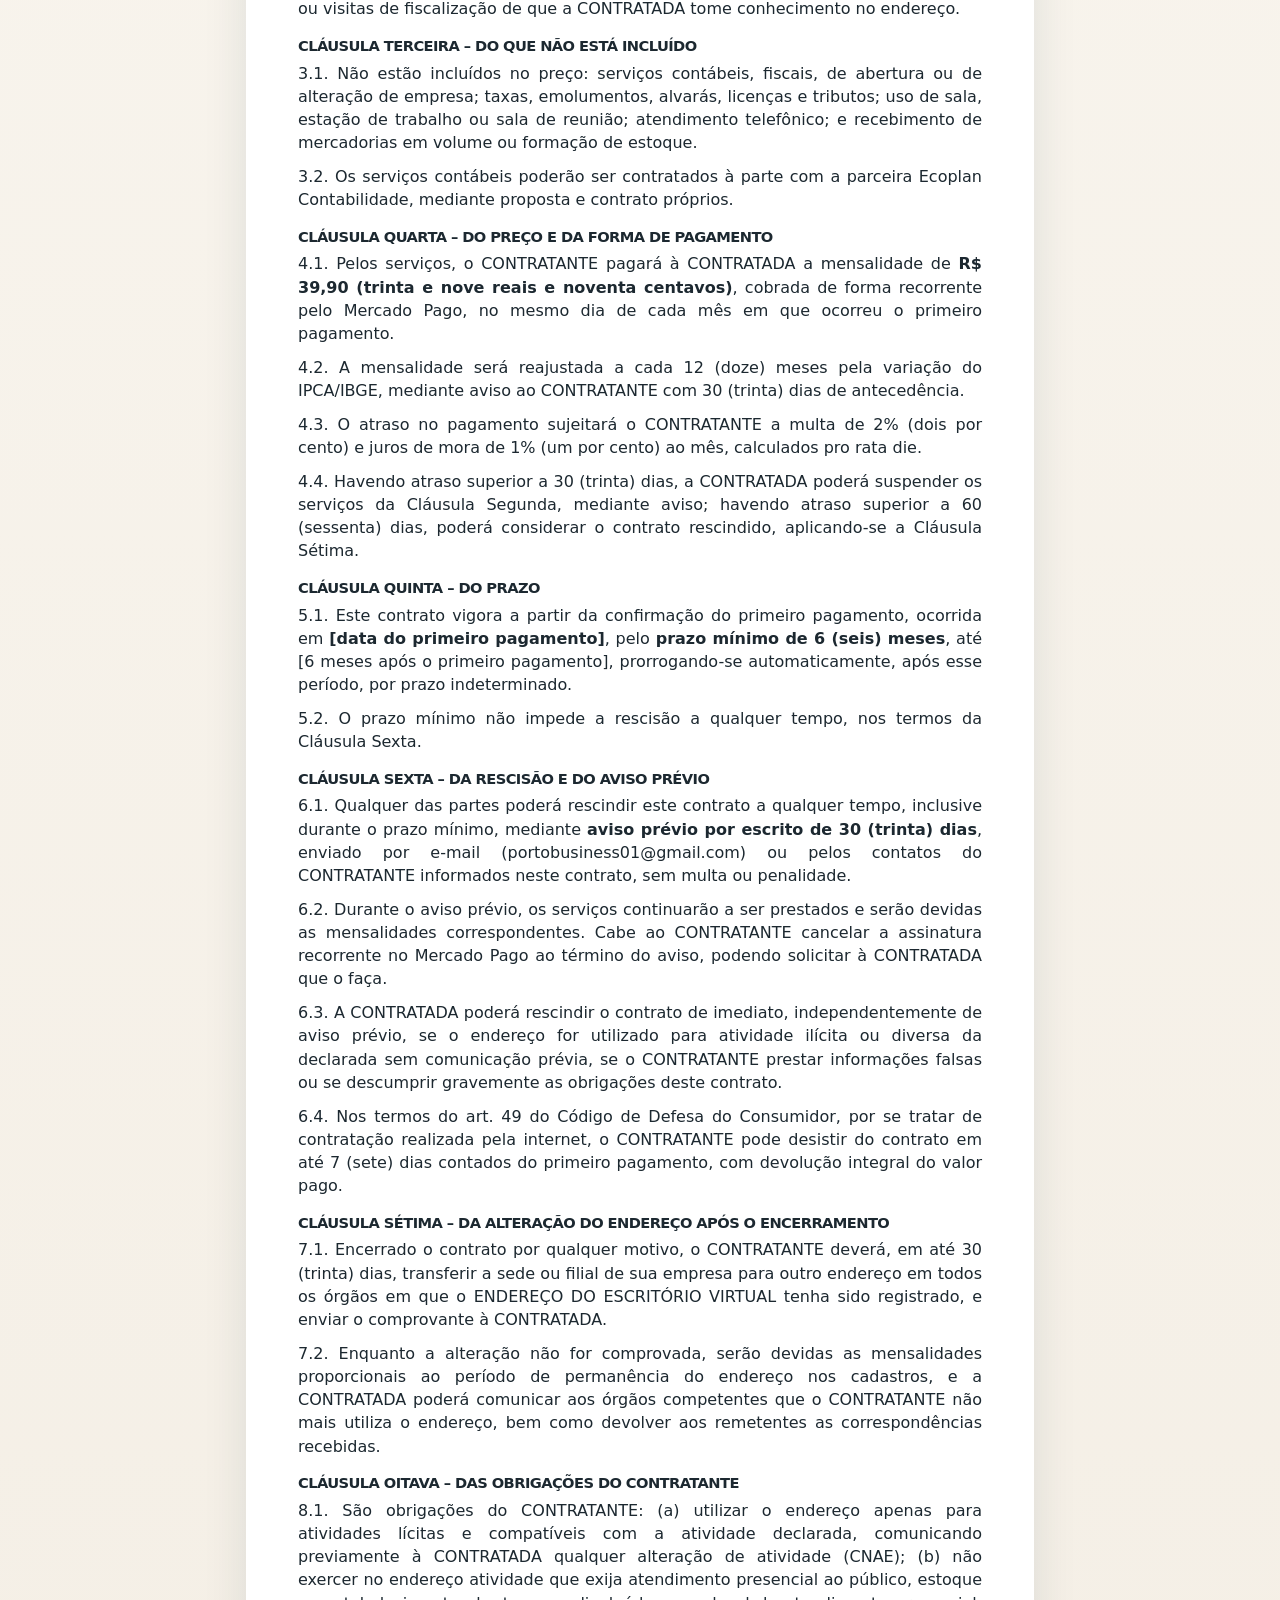
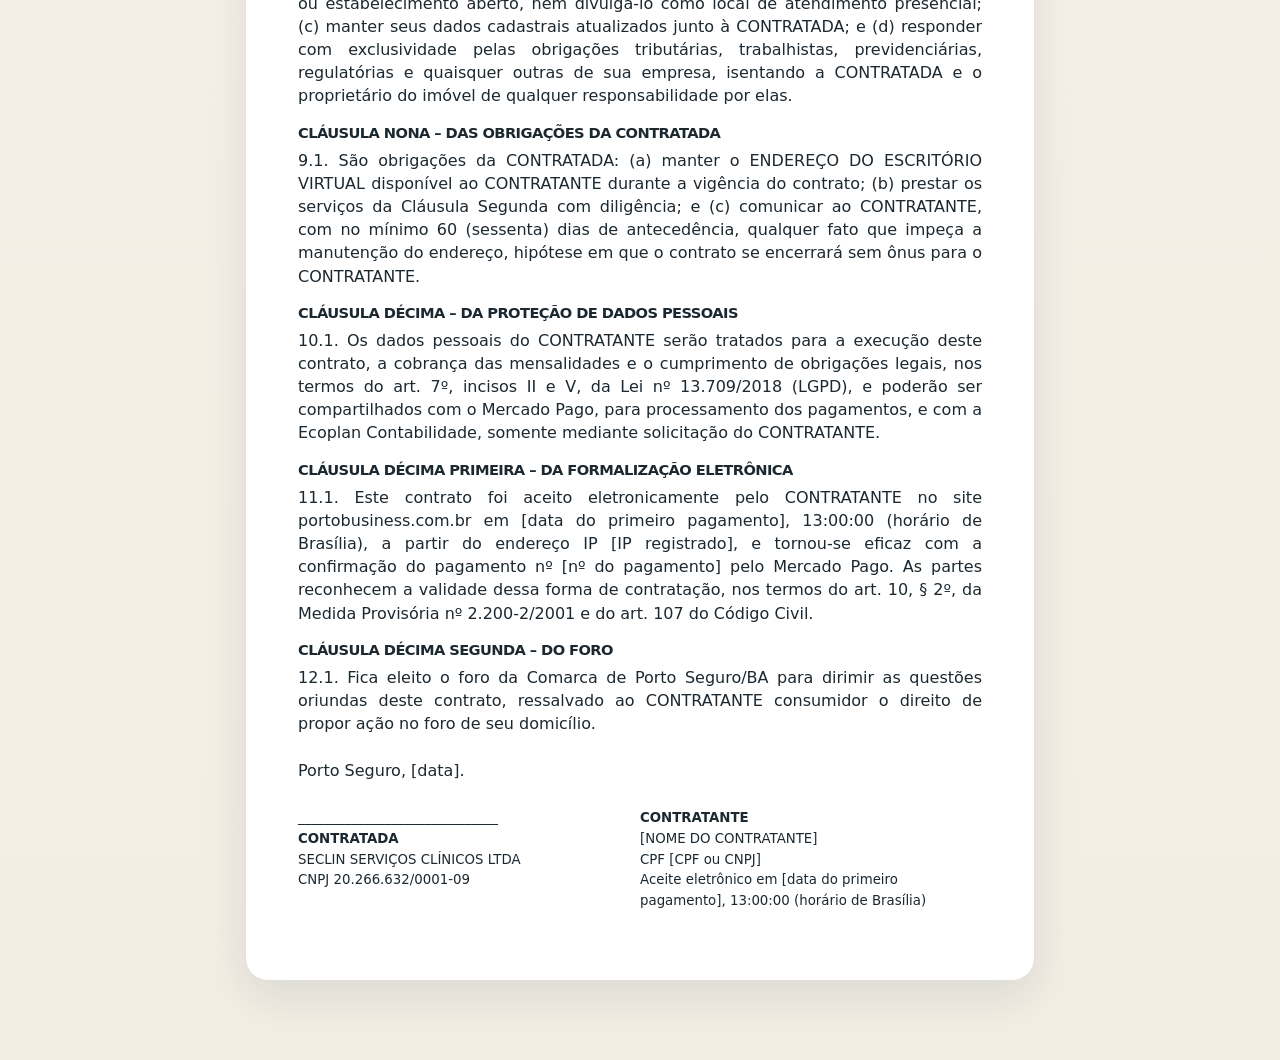
<file: contrato.html>
<!doctype html>
<html lang="pt-BR">
<head>
  <meta charset="UTF-8">
  <meta name="viewport" content="width=device-width, initial-scale=1">
  <title>Contrato do Plano Essencial | Porto Business</title>
  <meta name="description" content="Modelo do contrato de prestação de serviços de intermediação para escritório virtual do Plano Essencial Porto Business.">
  <link rel="icon" type="image/png" href="assets/favicon-64.png"><link rel="apple-touch-icon" href="assets/apple-touch-icon.png">
  <link rel="stylesheet" href="styles.css">
  <style>
    .contract-page{max-width:820px;margin:48px auto 80px;padding:0 16px}
    .contract-doc{background:#fff;border-radius:22px;padding:clamp(22px,5vw,52px);box-shadow:0 16px 45px #0d33451c;overflow-wrap:anywhere}
    .contract-doc h1{font-family:Manrope,sans-serif;letter-spacing:-.02em}
    .contract-note{background:#f2f8fa;border-radius:16px;padding:14px 18px;margin:18px 0 24px;font-size:.95rem}
    .contract-doc table td{display:block;width:100%!important;padding:0 0 16px!important}
    @media (min-width:640px){.contract-doc table td{display:table-cell;width:50%!important}}
  </style>
</head>
<body>
  <div class="announcement">PORTO BUSINESS • ENDEREÇO FISCAL EM PORTO SEGURO</div>
  <main class="contract-page">
    <a class="text-link dark-link" href="assinar.html">← Voltar para a assinatura</a>
    <div class="contract-note">Este é o modelo do contrato. Os campos entre colchetes são preenchidos com os dados do seu cadastro, e a via completa é enviada para o seu e-mail, em PDF, assim que o pagamento é confirmado.</div>
    <article class="contract-doc">
<h1 style="font-size:13pt;text-align:center;margin:0 0 4pt 0">CONTRATO DE PRESTAÇÃO DE SERVIÇOS DE INTERMEDIAÇÃO PARA ESCRITÓRIO VIRTUAL</h1><p style="text-align:center;margin:0 0 14pt 0">Contrato nº [nº do pedido] &middot; Plano Essencial &middot; Versão v1-2026-10</p><p style="margin:0 0 8pt 0;text-align:justify;line-height:1.45">Pelo presente instrumento particular, de um lado, <b>SECLIN SERVIÇOS CLÍNICOS LTDA</b>, nome fantasia <b>Porto Business</b>, pessoa jurídica de direito privado inscrita no CNPJ sob o nº 20.266.632/0001-09, com sede em Av. 22 de Abril, 186, Loja 19, Centro, Porto Seguro/BA, CEP 46052-822, neste ato representada por Thiago Galaes, doravante denominada <b>CONTRATADA</b>;</p><p style="margin:0 0 8pt 0;text-align:justify;line-height:1.45">e, de outro lado, <b>[NOME DO CONTRATANTE]</b>, pessoa física inscrita no CPF sob o nº [CPF ou CNPJ], residente e domiciliada em [endereço do contratante], e-mail [e-mail], WhatsApp [WhatsApp], doravante denominada <b>CONTRATANTE</b>.</p><p style="margin:0 0 8pt 0;text-align:justify;line-height:1.45">As partes têm entre si justo e contratado o presente Contrato de Prestação de Serviços de Intermediação para Escritório Virtual, que se regerá pelas cláusulas e condições seguintes.</p><h2 style="font-size:11pt;margin:14pt 0 6pt 0;text-transform:uppercase">Cláusula Primeira – Do objeto e do endereço do escritório virtual</h2><p style="margin:0 0 8pt 0;text-align:justify;line-height:1.45">1.1. O presente contrato tem por objeto a prestação, pela CONTRATADA, de serviços de intermediação para a criação e a manutenção de escritório virtual em favor do CONTRATANTE, mediante a disponibilização, para fins de domicílio fiscal e de endereço comercial, do imóvel situado em <b>Av. 22 de Abril, 186, Loja 19, Centro, Porto Seguro/BA, CEP 46052-822</b>, inscrito no cadastro imobiliário do Município de Porto Seguro/BA sob o nº <b>01.01.025.0483.020.000</b> (inscrição do IPTU), doravante denominado <b>ENDEREÇO DO ESCRITÓRIO VIRTUAL</b>.</p><p style="margin:0 0 8pt 0;text-align:justify;line-height:1.45">1.2. Durante a vigência deste contrato, o CONTRATANTE fica autorizado a indicar o ENDEREÇO DO ESCRITÓRIO VIRTUAL como sede ou filial de sua empresa nos atos de constituição, alteração e inscrição perante a Junta Comercial do Estado da Bahia (JUCEB), a Receita Federal do Brasil (CNPJ), a Secretaria da Fazenda do Estado da Bahia, a Prefeitura Municipal de Porto Seguro e os demais órgãos públicos, inclusive por meio da REDESIM.</p><p style="margin:0 0 8pt 0;text-align:justify;line-height:1.45">1.3. A CONTRATADA fornecerá ao CONTRATANTE, ou ao contador por ele indicado, os dados e documentos do imóvel em seu poder necessários ao registro, tais como o endereço completo, o número da inscrição imobiliária (IPTU) e a declaração de anuência para uso do endereço, quando exigida pelo órgão de registro.</p><p style="margin:0 0 8pt 0;text-align:justify;line-height:1.45">1.4. A CONTRATADA atua como intermediadora e declara possuir autorização do proprietário ou possuidor do imóvel para disponibilizar o endereço nos termos deste contrato. Este instrumento não constitui locação, sublocação, comodato ou cessão de posse de espaço físico, não se aplicando a Lei nº 8.245/1991, e não confere ao CONTRATANTE direito de uso de sala ou de permanência no imóvel.</p><p style="margin:0 0 8pt 0;text-align:justify;line-height:1.45">1.5. A utilização do endereço está condicionada à viabilidade de localização para a atividade do CONTRATANTE, declarada como "[atividade declarada no cadastro]", conforme a consulta prévia da Prefeitura Municipal e as exigências dos demais órgãos. Se a viabilidade for indeferida, o CONTRATANTE poderá rescindir o contrato sem qualquer ônus, com restituição das mensalidades pagas referentes ao período em que o endereço não pôde ser utilizado.</p><h2 style="font-size:11pt;margin:14pt 0 6pt 0;text-transform:uppercase">Cláusula Segunda – Dos serviços incluídos</h2><p style="margin:0 0 8pt 0;text-align:justify;line-height:1.45">2.1. Estão incluídos no Plano Essencial: (a) o recebimento de correspondências e de pequenos volumes endereçados ao CONTRATANTE; (b) o aviso ao CONTRATANTE, por e-mail ou WhatsApp, em até 2 (dois) dias úteis, do recebimento de correspondências; (c) a guarda das correspondências por até 30 (trinta) dias, para retirada ou encaminhamento, correndo por conta do CONTRATANTE as despesas postais de envio; e (d) a comunicação ao CONTRATANTE de notificações, intimações ou visitas de fiscalização de que a CONTRATADA tome conhecimento no endereço.</p><h2 style="font-size:11pt;margin:14pt 0 6pt 0;text-transform:uppercase">Cláusula Terceira – Do que não está incluído</h2><p style="margin:0 0 8pt 0;text-align:justify;line-height:1.45">3.1. Não estão incluídos no preço: serviços contábeis, fiscais, de abertura ou de alteração de empresa; taxas, emolumentos, alvarás, licenças e tributos; uso de sala, estação de trabalho ou sala de reunião; atendimento telefônico; e recebimento de mercadorias em volume ou formação de estoque.</p><p style="margin:0 0 8pt 0;text-align:justify;line-height:1.45">3.2. Os serviços contábeis poderão ser contratados à parte com a parceira Ecoplan Contabilidade, mediante proposta e contrato próprios.</p><h2 style="font-size:11pt;margin:14pt 0 6pt 0;text-transform:uppercase">Cláusula Quarta – Do preço e da forma de pagamento</h2><p style="margin:0 0 8pt 0;text-align:justify;line-height:1.45">4.1. Pelos serviços, o CONTRATANTE pagará à CONTRATADA a mensalidade de <b>R$ 39,90 (trinta e nove reais e noventa centavos)</b>, cobrada de forma recorrente pelo Mercado Pago, no mesmo dia de cada mês em que ocorreu o primeiro pagamento.</p><p style="margin:0 0 8pt 0;text-align:justify;line-height:1.45">4.2. A mensalidade será reajustada a cada 12 (doze) meses pela variação do IPCA/IBGE, mediante aviso ao CONTRATANTE com 30 (trinta) dias de antecedência.</p><p style="margin:0 0 8pt 0;text-align:justify;line-height:1.45">4.3. O atraso no pagamento sujeitará o CONTRATANTE a multa de 2% (dois por cento) e juros de mora de 1% (um por cento) ao mês, calculados pro rata die.</p><p style="margin:0 0 8pt 0;text-align:justify;line-height:1.45">4.4. Havendo atraso superior a 30 (trinta) dias, a CONTRATADA poderá suspender os serviços da Cláusula Segunda, mediante aviso; havendo atraso superior a 60 (sessenta) dias, poderá considerar o contrato rescindido, aplicando-se a Cláusula Sétima.</p><h2 style="font-size:11pt;margin:14pt 0 6pt 0;text-transform:uppercase">Cláusula Quinta – Do prazo</h2><p style="margin:0 0 8pt 0;text-align:justify;line-height:1.45">5.1. Este contrato vigora a partir da confirmação do primeiro pagamento, ocorrida em <b>[data do primeiro pagamento]</b>, pelo <b>prazo mínimo de 6 (seis) meses</b>, até [6 meses após o primeiro pagamento], prorrogando-se automaticamente, após esse período, por prazo indeterminado.</p><p style="margin:0 0 8pt 0;text-align:justify;line-height:1.45">5.2. O prazo mínimo não impede a rescisão a qualquer tempo, nos termos da Cláusula Sexta.</p><h2 style="font-size:11pt;margin:14pt 0 6pt 0;text-transform:uppercase">Cláusula Sexta – Da rescisão e do aviso prévio</h2><p style="margin:0 0 8pt 0;text-align:justify;line-height:1.45">6.1. Qualquer das partes poderá rescindir este contrato a qualquer tempo, inclusive durante o prazo mínimo, mediante <b>aviso prévio por escrito de 30 (trinta) dias</b>, enviado por e-mail (portobusiness01@gmail.com) ou pelos contatos do CONTRATANTE informados neste contrato, sem multa ou penalidade.</p><p style="margin:0 0 8pt 0;text-align:justify;line-height:1.45">6.2. Durante o aviso prévio, os serviços continuarão a ser prestados e serão devidas as mensalidades correspondentes. Cabe ao CONTRATANTE cancelar a assinatura recorrente no Mercado Pago ao término do aviso, podendo solicitar à CONTRATADA que o faça.</p><p style="margin:0 0 8pt 0;text-align:justify;line-height:1.45">6.3. A CONTRATADA poderá rescindir o contrato de imediato, independentemente de aviso prévio, se o endereço for utilizado para atividade ilícita ou diversa da declarada sem comunicação prévia, se o CONTRATANTE prestar informações falsas ou se descumprir gravemente as obrigações deste contrato.</p><p style="margin:0 0 8pt 0;text-align:justify;line-height:1.45">6.4. Nos termos do art. 49 do Código de Defesa do Consumidor, por se tratar de contratação realizada pela internet, o CONTRATANTE pode desistir do contrato em até 7 (sete) dias contados do primeiro pagamento, com devolução integral do valor pago.</p><h2 style="font-size:11pt;margin:14pt 0 6pt 0;text-transform:uppercase">Cláusula Sétima – Da alteração do endereço após o encerramento</h2><p style="margin:0 0 8pt 0;text-align:justify;line-height:1.45">7.1. Encerrado o contrato por qualquer motivo, o CONTRATANTE deverá, em até 30 (trinta) dias, transferir a sede ou filial de sua empresa para outro endereço em todos os órgãos em que o ENDEREÇO DO ESCRITÓRIO VIRTUAL tenha sido registrado, e enviar o comprovante à CONTRATADA.</p><p style="margin:0 0 8pt 0;text-align:justify;line-height:1.45">7.2. Enquanto a alteração não for comprovada, serão devidas as mensalidades proporcionais ao período de permanência do endereço nos cadastros, e a CONTRATADA poderá comunicar aos órgãos competentes que o CONTRATANTE não mais utiliza o endereço, bem como devolver aos remetentes as correspondências recebidas.</p><h2 style="font-size:11pt;margin:14pt 0 6pt 0;text-transform:uppercase">Cláusula Oitava – Das obrigações do CONTRATANTE</h2><p style="margin:0 0 8pt 0;text-align:justify;line-height:1.45">8.1. São obrigações do CONTRATANTE: (a) utilizar o endereço apenas para atividades lícitas e compatíveis com a atividade declarada, comunicando previamente à CONTRATADA qualquer alteração de atividade (CNAE); (b) não exercer no endereço atividade que exija atendimento presencial ao público, estoque ou estabelecimento aberto, nem divulgá-lo como local de atendimento presencial; (c) manter seus dados cadastrais atualizados junto à CONTRATADA; e (d) responder com exclusividade pelas obrigações tributárias, trabalhistas, previdenciárias, regulatórias e quaisquer outras de sua empresa, isentando a CONTRATADA e o proprietário do imóvel de qualquer responsabilidade por elas.</p><h2 style="font-size:11pt;margin:14pt 0 6pt 0;text-transform:uppercase">Cláusula Nona – Das obrigações da CONTRATADA</h2><p style="margin:0 0 8pt 0;text-align:justify;line-height:1.45">9.1. São obrigações da CONTRATADA: (a) manter o ENDEREÇO DO ESCRITÓRIO VIRTUAL disponível ao CONTRATANTE durante a vigência do contrato; (b) prestar os serviços da Cláusula Segunda com diligência; e (c) comunicar ao CONTRATANTE, com no mínimo 60 (sessenta) dias de antecedência, qualquer fato que impeça a manutenção do endereço, hipótese em que o contrato se encerrará sem ônus para o CONTRATANTE.</p><h2 style="font-size:11pt;margin:14pt 0 6pt 0;text-transform:uppercase">Cláusula Décima – Da proteção de dados pessoais</h2><p style="margin:0 0 8pt 0;text-align:justify;line-height:1.45">10.1. Os dados pessoais do CONTRATANTE serão tratados para a execução deste contrato, a cobrança das mensalidades e o cumprimento de obrigações legais, nos termos do art. 7º, incisos II e V, da Lei nº 13.709/2018 (LGPD), e poderão ser compartilhados com o Mercado Pago, para processamento dos pagamentos, e com a Ecoplan Contabilidade, somente mediante solicitação do CONTRATANTE.</p><h2 style="font-size:11pt;margin:14pt 0 6pt 0;text-transform:uppercase">Cláusula Décima Primeira – Da formalização eletrônica</h2><p style="margin:0 0 8pt 0;text-align:justify;line-height:1.45">11.1. Este contrato foi aceito eletronicamente pelo CONTRATANTE no site portobusiness.com.br em [data do primeiro pagamento], 13:00:00 (horário de Brasília), a partir do endereço IP [IP registrado], e tornou-se eficaz com a confirmação do pagamento nº [nº do pagamento] pelo Mercado Pago. As partes reconhecem a validade dessa forma de contratação, nos termos do art. 10, § 2º, da Medida Provisória nº 2.200-2/2001 e do art. 107 do Código Civil.</p><h2 style="font-size:11pt;margin:14pt 0 6pt 0;text-transform:uppercase">Cláusula Décima Segunda – Do foro</h2><p style="margin:0 0 8pt 0;text-align:justify;line-height:1.45">12.1. Fica eleito o foro da Comarca de Porto Seguro/BA para dirimir as questões oriundas deste contrato, ressalvado ao CONTRATANTE consumidor o direito de propor ação no foro de seu domicílio.</p><p style="margin:18pt 0 18pt 0">Porto Seguro, [data].</p><table style="width:100%;border-collapse:collapse;font-size:10pt"><tr><td style="width:50%;vertical-align:top;padding-right:12pt">______________________________<br><b>CONTRATADA</b><br>SECLIN SERVIÇOS CLÍNICOS LTDA<br>CNPJ 20.266.632/0001-09</td><td style="width:50%;vertical-align:top"><b>CONTRATANTE</b><br>[NOME DO CONTRATANTE]<br>CPF [CPF ou CNPJ]<br>Aceite eletrônico em [data do primeiro pagamento], 13:00:00 (horário de Brasília)</td></tr></table>
    </article>
  </main>
</body>
</html>
</file>
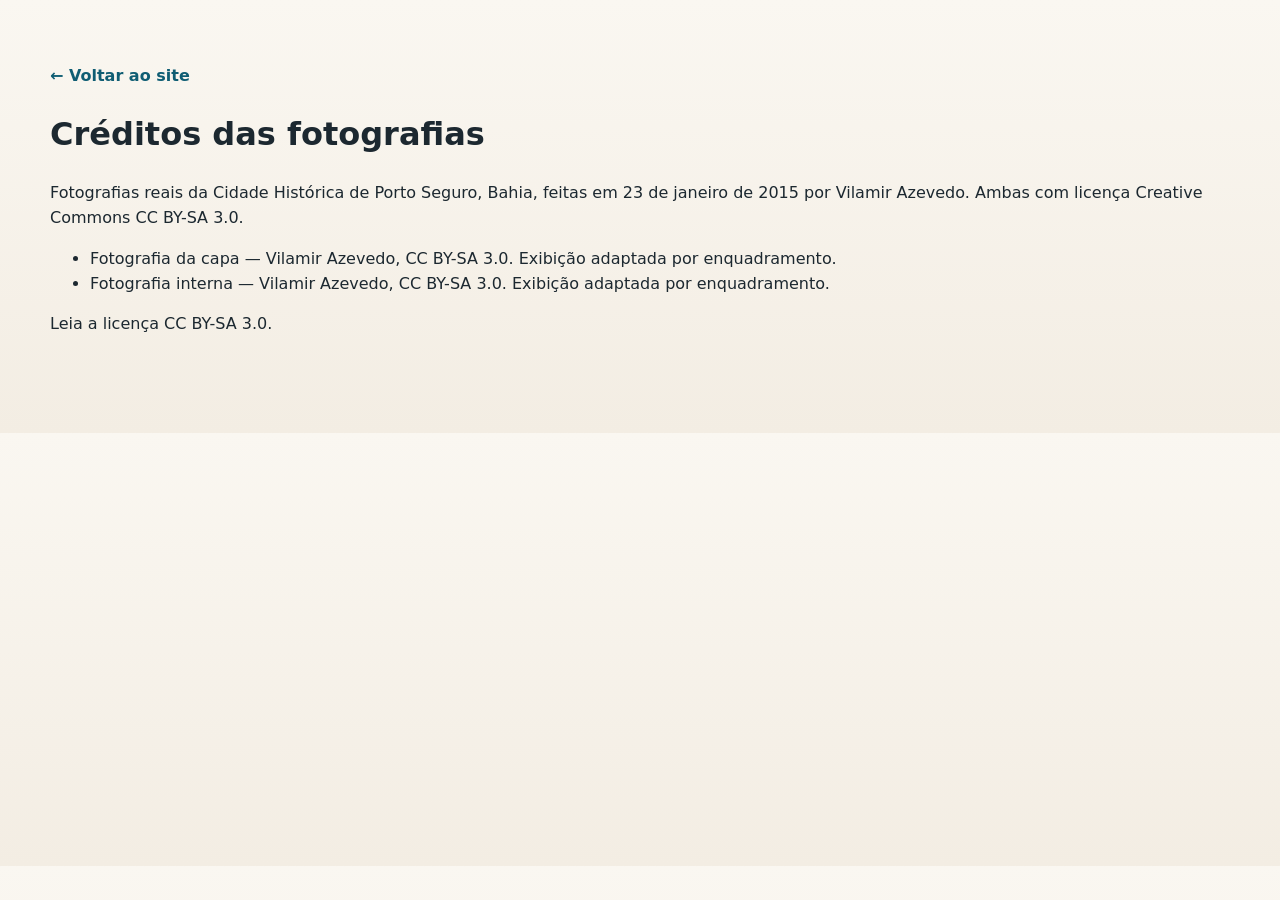
<file: creditos.html>
<!doctype html><html lang="pt-BR"><head><meta charset="utf-8"><meta name="viewport" content="width=device-width,initial-scale=1"><title>Créditos de imagens | Porto Office</title><link rel="stylesheet" href="styles.css"></head><body><div class="container credits-page"><a class="text-link" href="index.html">← Voltar ao site</a><h1>Créditos das fotografias</h1><p>Fotografias reais da Cidade Histórica de Porto Seguro, Bahia, feitas em 23 de janeiro de 2015 por Vilamir Azevedo. Ambas com licença Creative Commons CC BY-SA 3.0.</p><ul><li><a href="https://commons.wikimedia.org/wiki/File:Cidade_Hist%C3%B3rica_-_Porto_Seguro-BA_-_panoramio.jpg">Fotografia da capa</a> — Vilamir Azevedo, CC BY-SA 3.0. Exibição adaptada por enquadramento.</li><li><a href="https://commons.wikimedia.org/wiki/File:Cidade_Hist%C3%B3rica_-_Porto_Seguro-BA_-_panoramio_(3).jpg">Fotografia interna</a> — Vilamir Azevedo, CC BY-SA 3.0. Exibição adaptada por enquadramento.</li></ul><p><a href="https://creativecommons.org/licenses/by-sa/3.0/">Leia a licença CC BY-SA 3.0</a>.</p></div></body></html>
</file>
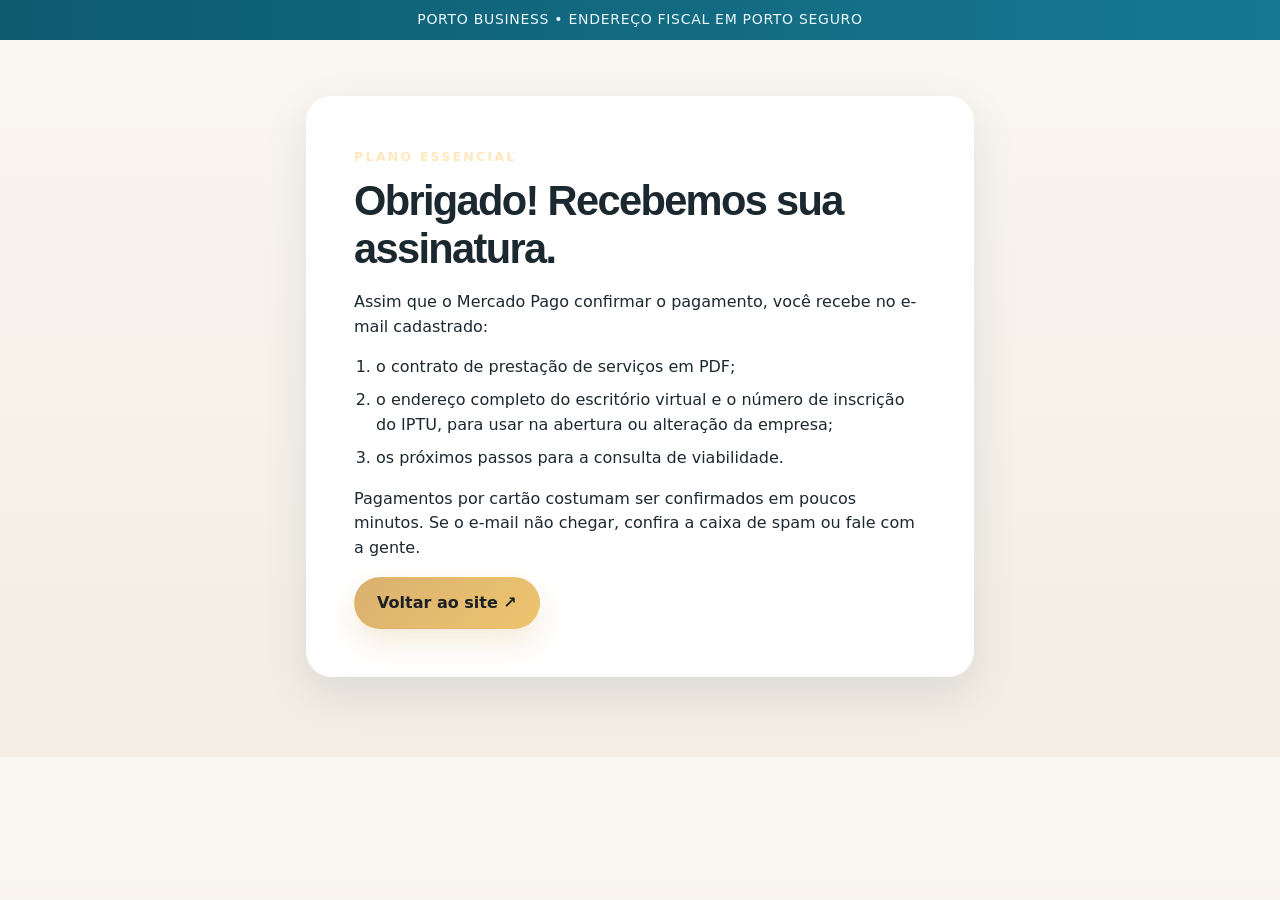
<file: obrigado.html>
<!doctype html>
<html lang="pt-BR">
<head>
  <meta charset="UTF-8">
  <meta name="viewport" content="width=device-width, initial-scale=1">
  <meta name="robots" content="noindex">
  <title>Assinatura recebida | Porto Business</title>
  <link rel="icon" type="image/png" href="assets/favicon-64.png"><link rel="apple-touch-icon" href="assets/apple-touch-icon.png">
  <link rel="stylesheet" href="styles.css">
  <style>
    .thanks-page{max-width:700px;margin:56px auto 80px;padding:0 16px}
    .thanks-panel{background:#fff;border-radius:26px;padding:clamp(22px,5vw,48px);box-shadow:0 16px 45px #0d33451c}
    .thanks-panel h1{font:800 clamp(1.9rem,5vw,2.6rem) Manrope,sans-serif;letter-spacing:-.04em;margin:.2em 0 .4em}
    .thanks-panel ol{padding-left:22px;display:grid;gap:8px}
    .thanks-order{background:#f2f8fa;border-radius:14px;padding:12px 16px;font-weight:700}
  </style>
</head>
<body>
  <div class="announcement">PORTO BUSINESS • ENDEREÇO FISCAL EM PORTO SEGURO</div>
  <main class="thanks-page">
    <section class="thanks-panel">
      <span class="eyebrow">PLANO ESSENCIAL</span>
      <h1>Obrigado! Recebemos sua assinatura.</h1>
      <p class="thanks-order" id="order" hidden></p>
      <p>Assim que o Mercado Pago confirmar o pagamento, você recebe no e-mail cadastrado:</p>
      <ol>
        <li>o contrato de prestação de serviços em PDF;</li>
        <li>o endereço completo do escritório virtual e o número de inscrição do IPTU, para usar na abertura ou alteração da empresa;</li>
        <li>os próximos passos para a consulta de viabilidade.</li>
      </ol>
      <p>Pagamentos por cartão costumam ser confirmados em poucos minutos. Se o e-mail não chegar, confira a caixa de spam ou fale com a gente.</p>
      <a class="btn btn-primary" href="index.html">Voltar ao site ↗</a>
    </section>
  </main>
  <script>
    (function () {
      var pedido = '';
      try { pedido = new URLSearchParams(location.search).get('pedido') || sessionStorage.getItem('pb_pedido') || ''; } catch (e) {}
      pedido = String(pedido).replace(/[^A-Za-z0-9-]/g, '').slice(0, 40);
      if (pedido) {
        var el = document.getElementById('order');
        el.textContent = 'Nº do pedido: ' + pedido;
        el.hidden = false;
      }
    })();
  </script>
</body>
</html>
</file>
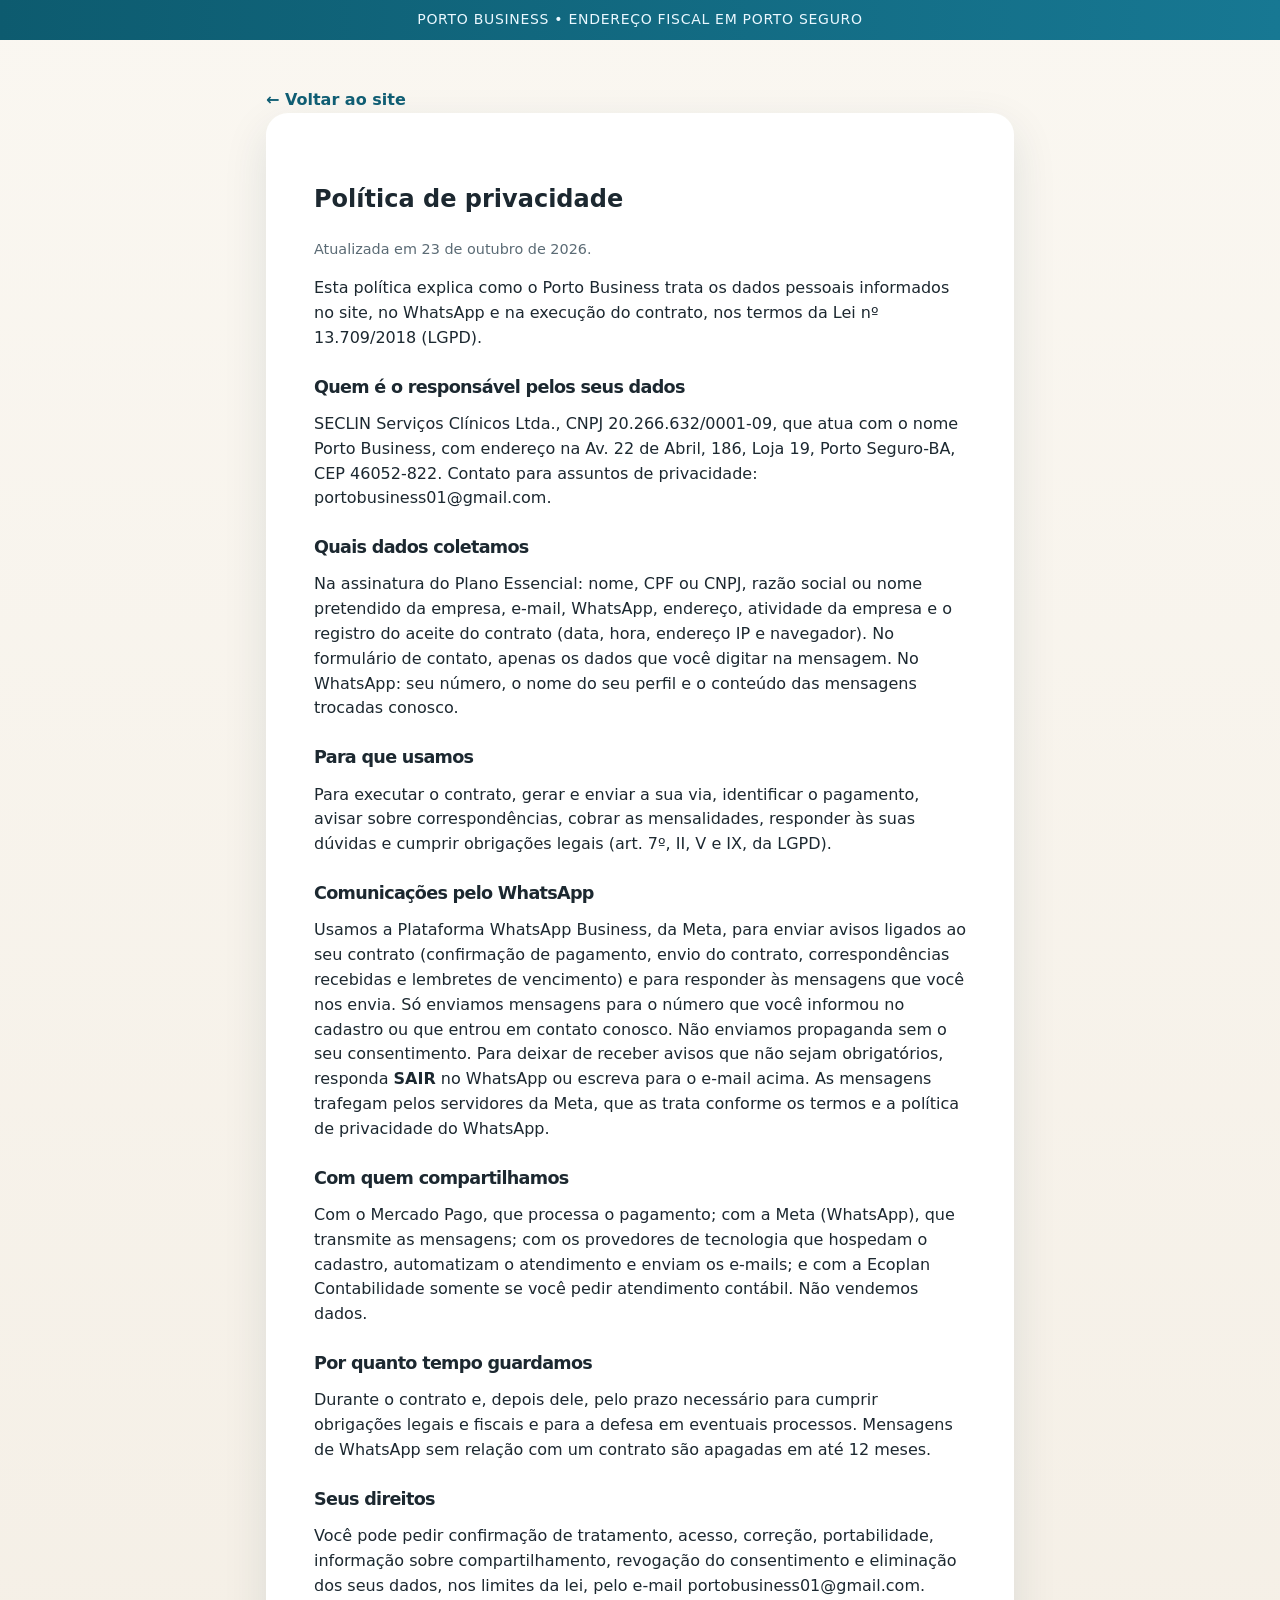
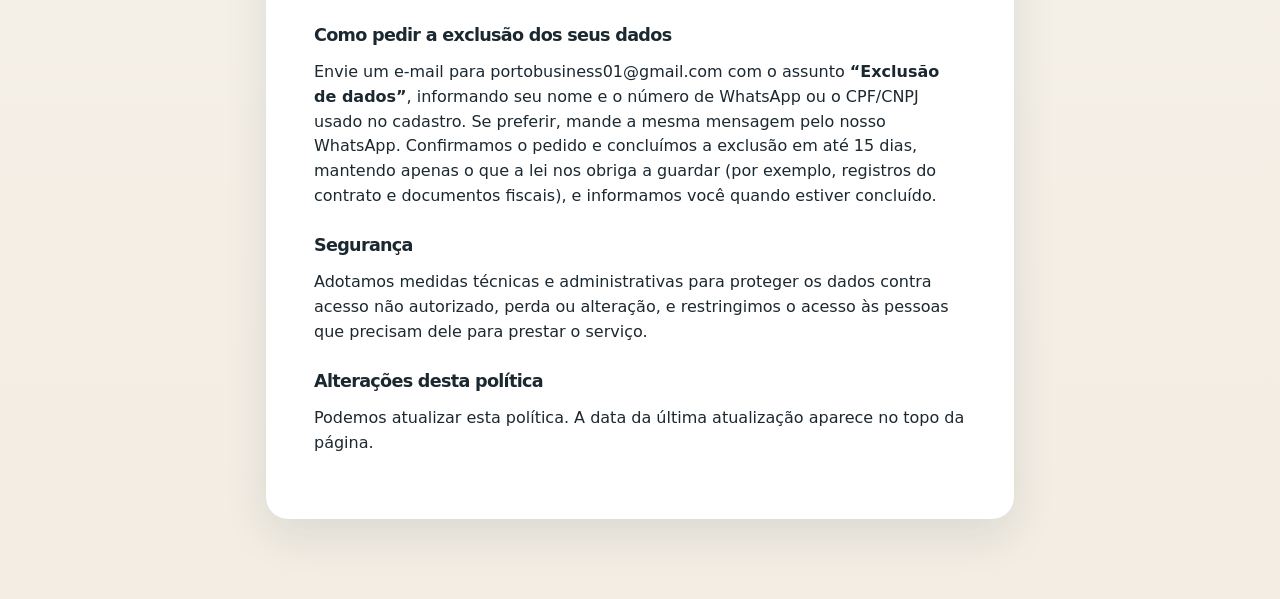
<file: privacidade.html>
<!doctype html>
<html lang="pt-BR">
<head>
  <meta charset="UTF-8">
  <meta name="viewport" content="width=device-width, initial-scale=1">
  <title>Política de privacidade | Porto Business</title>
  <meta name="description" content="Como o Porto Business trata os dados pessoais de clientes e interessados, inclusive nas comunicações por WhatsApp, e como pedir a exclusão dos seus dados.">
  <link rel="icon" type="image/png" href="assets/favicon-64.png"><link rel="apple-touch-icon" href="assets/apple-touch-icon.png">
  <link rel="stylesheet" href="styles.css">
  <style>
    .privacy-page{max-width:780px;margin:48px auto 80px;padding:0 16px}
    .privacy-doc{background:#fff;border-radius:22px;padding:clamp(22px,5vw,48px);box-shadow:0 16px 45px #0d33451c}
    .privacy-doc h2{font-size:1.1rem;margin-top:1.6em}
    .privacy-doc .updated{color:#5b6b75;font-size:.9rem}
  </style>
</head>
<body>
  <div class="announcement">PORTO BUSINESS • ENDEREÇO FISCAL EM PORTO SEGURO</div>
  <main class="privacy-page">
    <a class="text-link dark-link" href="index.html">← Voltar ao site</a>
    <article class="privacy-doc">
      <h1>Política de privacidade</h1>
      <p class="updated">Atualizada em 23 de outubro de 2026.</p>
      <p>Esta política explica como o Porto Business trata os dados pessoais informados no site, no WhatsApp e na execução do contrato, nos termos da Lei nº 13.709/2018 (LGPD).</p>

      <h2>Quem é o responsável pelos seus dados</h2>
      <p>SECLIN Serviços Clínicos Ltda., CNPJ 20.266.632/0001-09, que atua com o nome Porto Business, com endereço na Av. 22 de Abril, 186, Loja 19, Porto Seguro-BA, CEP 46052-822. Contato para assuntos de privacidade: <a href="mailto:portobusiness01@gmail.com">portobusiness01@gmail.com</a>.</p>

      <h2>Quais dados coletamos</h2>
      <p>Na assinatura do Plano Essencial: nome, CPF ou CNPJ, razão social ou nome pretendido da empresa, e-mail, WhatsApp, endereço, atividade da empresa e o registro do aceite do contrato (data, hora, endereço IP e navegador). No formulário de contato, apenas os dados que você digitar na mensagem. No WhatsApp: seu número, o nome do seu perfil e o conteúdo das mensagens trocadas conosco.</p>

      <h2>Para que usamos</h2>
      <p>Para executar o contrato, gerar e enviar a sua via, identificar o pagamento, avisar sobre correspondências, cobrar as mensalidades, responder às suas dúvidas e cumprir obrigações legais (art. 7º, II, V e IX, da LGPD).</p>

      <h2>Comunicações pelo WhatsApp</h2>
      <p>Usamos a Plataforma WhatsApp Business, da Meta, para enviar avisos ligados ao seu contrato (confirmação de pagamento, envio do contrato, correspondências recebidas e lembretes de vencimento) e para responder às mensagens que você nos envia. Só enviamos mensagens para o número que você informou no cadastro ou que entrou em contato conosco. Não enviamos propaganda sem o seu consentimento. Para deixar de receber avisos que não sejam obrigatórios, responda <strong>SAIR</strong> no WhatsApp ou escreva para o e-mail acima. As mensagens trafegam pelos servidores da Meta, que as trata conforme os termos e a política de privacidade do WhatsApp.</p>

      <h2>Com quem compartilhamos</h2>
      <p>Com o Mercado Pago, que processa o pagamento; com a Meta (WhatsApp), que transmite as mensagens; com os provedores de tecnologia que hospedam o cadastro, automatizam o atendimento e enviam os e-mails; e com a Ecoplan Contabilidade somente se você pedir atendimento contábil. Não vendemos dados.</p>

      <h2>Por quanto tempo guardamos</h2>
      <p>Durante o contrato e, depois dele, pelo prazo necessário para cumprir obrigações legais e fiscais e para a defesa em eventuais processos. Mensagens de WhatsApp sem relação com um contrato são apagadas em até 12 meses.</p>

      <h2>Seus direitos</h2>
      <p>Você pode pedir confirmação de tratamento, acesso, correção, portabilidade, informação sobre compartilhamento, revogação do consentimento e eliminação dos seus dados, nos limites da lei, pelo e-mail <a href="mailto:portobusiness01@gmail.com">portobusiness01@gmail.com</a>.</p>

      <h2 id="exclusao-de-dados">Como pedir a exclusão dos seus dados</h2>
      <p>Envie um e-mail para <a href="mailto:portobusiness01@gmail.com?subject=Exclus%C3%A3o%20de%20dados">portobusiness01@gmail.com</a> com o assunto <strong>“Exclusão de dados”</strong>, informando seu nome e o número de WhatsApp ou o CPF/CNPJ usado no cadastro. Se preferir, mande a mesma mensagem pelo nosso WhatsApp. Confirmamos o pedido e concluímos a exclusão em até 15 dias, mantendo apenas o que a lei nos obriga a guardar (por exemplo, registros do contrato e documentos fiscais), e informamos você quando estiver concluído.</p>

      <h2>Segurança</h2>
      <p>Adotamos medidas técnicas e administrativas para proteger os dados contra acesso não autorizado, perda ou alteração, e restringimos o acesso às pessoas que precisam dele para prestar o serviço.</p>

      <h2>Alterações desta política</h2>
      <p>Podemos atualizar esta política. A data da última atualização aparece no topo da página.</p>
    </article>
  </main>
</body>
</html>
</file>
<file: styles.css>
:root {
  --bg: #f5f0e8;
  --surface: #ffffff;
  --surface-soft: #fbf8f3;
  --text: #1c2830;
  --muted: #5d6d76;
  --line: rgba(23, 48, 58, 0.12);
  --line-strong: rgba(23, 48, 58, 0.2);
  --primary: #0f5d73;
  --primary-2: #0a4b5c;
  --sand: #d9b16f;
  --shadow: 0 18px 60px rgba(8, 25, 33, 0.16);
  --radius: 24px;
  --radius-sm: 16px;
  --max: 1180px;
}
* { box-sizing: border-box; }
html { scroll-behavior: smooth; }
body {
  margin: 0;
  font-family: 'DM Sans', system-ui, sans-serif;
  color: var(--text);
  background: linear-gradient(180deg, #faf7f1 0%, #f3ede3 100%);
  line-height: 1.55;
}
a { color: inherit; text-decoration: none; }
img { max-width: 100%; display: block; }
button, input, select, textarea { font: inherit; }
.container { width: min(calc(100% - 32px), var(--max)); margin: 0 auto; }
.skip-link {
  position: absolute; left: 16px; top: -60px; background: #fff; color: #000;
  padding: 10px 14px; border-radius: 12px; z-index: 1000; transition: top .2s ease;
}
.skip-link:focus { top: 14px; }
.announcement {
  min-height: 40px; display: flex; gap: 10px; justify-content: center; align-items: center;
  font-size: 14px; letter-spacing: .05em; text-transform: uppercase; color: #eaf8ff;
  background: linear-gradient(90deg, #0d5b6f, #177893);
}
.announcement-dot { width: 8px; height: 8px; border-radius: 999px; background: #7ae2ff; box-shadow: 0 0 0 6px rgba(122,226,255,.18); }
.announcement-separator { opacity: .6; }
.site-header {
  position: sticky; top: 0; z-index: 100; backdrop-filter: blur(16px);
  background: rgba(8, 23, 31, 0.42); border-bottom: 1px solid rgba(255,255,255,0.08);
}
.nav-shell { min-height: 84px; display: flex; align-items: center; gap: 18px; }
.brand { display: inline-flex; align-items: center; gap: 12px; color: #fff; min-width: 0; }
.brand-icon {
  width: 46px; height: 46px; display: inline-grid; place-items: center; border-radius: 14px;
  background: #fff; border: 1px solid rgba(255,255,255,0.16); color: #fefaf3; flex: 0 0 auto;
}
.brand-icon svg { width: 30px; height: 30px; }
.brand-icon img { width: 34px; height: auto; display: block; }
.brand-name { display: flex; flex-direction: column; font-family: 'Manrope', system-ui, sans-serif; font-size: 1.18rem; font-weight: 800; line-height: 1; letter-spacing: -0.02em; }
.brand-name span { color: #8ee4ff; }
.brand-name small { font-size: .68rem; letter-spacing: .16em; margin-top: 4px; font-weight: 700; opacity: .82; }
.main-nav { margin-left: auto; display: flex; gap: 24px; align-items: center; }
.main-nav a { color: rgba(255,255,255,.92); font-weight: 500; }
.main-nav a:hover { color: #8ee4ff; }
.nav-cta { margin-left: 6px; }
.menu-toggle {
  display: none; background: transparent; border: 0; margin-left: auto; padding: 6px; cursor: pointer;
}
.menu-toggle span { display: block; width: 25px; height: 2px; background: #fff; margin: 5px 0; border-radius: 999px; }
.btn, .text-link {
  display: inline-flex; align-items: center; justify-content: center; gap: 8px; transition: .2s ease;
}
.btn {
  min-height: 52px; padding: 0 22px; border-radius: 999px; font-weight: 700; border: 1px solid transparent;
}
.btn-primary { background: linear-gradient(135deg, var(--sand), #efc46f); color: #1a2024; box-shadow: 0 14px 28px rgba(217,177,111,.25); }
.btn-primary:hover { transform: translateY(-1px); }
.btn-dark { background: rgba(255,255,255,0.12); color: #fff; border-color: rgba(255,255,255,0.15); }
.btn-dark:hover { background: rgba(255,255,255,0.18); }
.btn-outline { border-color: var(--line-strong); color: var(--text); background: #fff; }
.btn-outline:hover { border-color: var(--primary); color: var(--primary); }
.btn-light { background: rgba(255,255,255,0.14); color: #fff; border: 1px solid rgba(255,255,255,.16); }
.text-link { font-weight: 700; color: var(--primary); }
.text-link:hover { opacity: .82; }
.light-link { color: #fff7ec; }
.dark-link { color: var(--primary); }
.hero {
  position: relative; min-height: calc(100vh - 40px); display: flex; align-items: center; overflow: clip; isolation: isolate;
  background: #09262d;
}
.hero-bg, .hero-bg picture, .hero-bg img {
  position: absolute; inset: 0; width: 100%; height: 100%;
}
.hero-bg img { object-fit: cover; object-position: center center; }
.hero-overlay {
  position: absolute; inset: 0; background:
    linear-gradient(90deg, rgba(6,18,24,0.78) 0%, rgba(6,18,24,0.55) 37%, rgba(6,18,24,0.22) 62%, rgba(6,18,24,0.46) 100%),
    linear-gradient(180deg, rgba(6,18,24,0.22) 0%, rgba(6,18,24,0.18) 60%, rgba(246,239,231,0.55) 100%);
}
.hero-bottom-fade { position: absolute; left: 0; right: 0; bottom: 0; height: 180px; background: linear-gradient(180deg, rgba(245,240,232,0) 0%, rgba(245,240,232,1) 95%); z-index: 0; }
.hero-inner {
  position: relative; z-index: 1; width: 100%; display: grid; grid-template-columns: minmax(0, 1fr) auto; gap: 24px; align-items: end;
  padding-top: 110px; padding-bottom: 110px;
}
.hero-copy { max-width: 680px; color: #fff; }
.eyebrow {
  display: inline-flex; align-items: center; gap: 12px; letter-spacing: .16em; text-transform: uppercase; font-size: .8rem; font-weight: 700; color: #ffe8bd;
}
.eyebrow-line { width: 34px; height: 1px; background: currentColor; opacity: .9; }
.hero h1, h2 {
  font-family: 'Manrope', system-ui, sans-serif; letter-spacing: -0.04em; margin: 16px 0 16px; line-height: .98;
}
.hero h1 { font-size: clamp(2.8rem, 7vw, 5.6rem); max-width: 820px; }
.hero h1 em, h2 em { font-style: normal; color: #ffdfa1; }
.hero-description { max-width: 610px; font-size: 1.12rem; color: rgba(255,255,255,.92); }
.hero-actions { display: flex; flex-wrap: wrap; gap: 16px; margin-top: 30px; }
.hero-points { display: flex; gap: 18px; flex-wrap: wrap; margin-top: 26px; color: rgba(255,255,255,.92); font-weight: 500; }
.hero-points div { display: inline-flex; align-items: center; gap: 10px; }
.mini-check { width: 18px; height: 18px; stroke: #95f4d3; stroke-width: 2.2; fill: none; }
.hero-floating { display: flex; flex-direction: column; align-items: flex-end; gap: 14px; justify-self: end; }
.hero-badge, .photo-label {
  border-radius: 999px; color: #fff; display: inline-flex; align-items: center; gap: 12px; backdrop-filter: blur(14px);
  border: 1px solid rgba(255,255,255,.18); box-shadow: var(--shadow);
}
.hero-badge { padding: 12px 18px 12px 12px; background: rgba(255,255,255,0.11); }
.hero-badge strong, .hero-badge small { display: block; }
.hero-badge small { opacity: .85; }
.badge-icon { width: 46px; height: 46px; border-radius: 14px; display: grid; place-items: center; background: rgba(255,255,255,.12); }
.badge-icon svg { width: 24px; height: 24px; }
.photo-label { padding: 12px 16px; background: rgba(6,20,28,0.28); font-weight: 700; letter-spacing: .08em; font-size: .77rem; }
.photo-label svg { width: 18px; height: 18px; }
.trust-band {
  position: relative; z-index: 3; margin-top: -32px; padding-bottom: 12px;
}
.trust-content {
  border-radius: 999px; background: rgba(255,255,255,.84); backdrop-filter: blur(14px);
  border: 1px solid rgba(16,61,62,.08); box-shadow: 0 16px 34px rgba(8,25,33,.08);
  display: flex; gap: 16px; align-items: center; justify-content: center; flex-wrap: wrap; padding: 14px 22px; color: #32515b;
}
.trust-content span { letter-spacing: .16em; font-size: .78rem; font-weight: 700; text-transform: uppercase; color: var(--primary); }
.trust-content i { width: 6px; height: 6px; border-radius: 999px; background: rgba(15,93,115,.22); display: inline-block; }
.section { padding: 90px 0; }
.section-head, .center-head, .faq-layout, .contact-layout, .location-layout { gap: 34px; }
.section-head {
  display: grid; grid-template-columns: minmax(0, 1.2fr) minmax(0, .8fr); align-items: end; margin-bottom: 42px;
}
.center-head { text-align: center; max-width: 760px; margin: 0 auto 42px; }
.section-head p, .center-head p, .how-intro p, .faq-intro p, .contact-copy p, .location-copy p, .benefit-card p, .plan-card p, .steps p, .faq-list p, .site-footer p, .site-footer small { color: var(--muted); }
.section h2, .how-intro h2, .faq-intro h2, .contact-copy h2, .location-copy h2 { font-size: clamp(2rem, 4vw, 3.6rem); color: var(--text); }
.benefit-grid, .plan-grid { display: grid; gap: 22px; }
.benefit-grid { grid-template-columns: repeat(4, minmax(0, 1fr)); }
.benefit-card, .plan-card, .contact-form, .faq-list details, .location-image {
  background: rgba(255,255,255,.78); border: 1px solid rgba(16,61,62,.08); border-radius: var(--radius); box-shadow: 0 14px 30px rgba(8,25,33,.05);
}
.benefit-card { padding: 28px; }
.feature-icon { width: 58px; height: 58px; border-radius: 18px; display: grid; place-items: center; background: #edf6f8; color: var(--primary); }
.feature-icon svg { width: 28px; height: 28px; }
.benefit-number { display: inline-block; margin-top: 18px; color: var(--sand); font-weight: 700; letter-spacing: .14em; }
.benefit-card h3 { font-family: 'Manrope', system-ui, sans-serif; font-size: 1.35rem; margin: 10px 0; }
.how-section {
  position: relative; background: linear-gradient(140deg, #0c5162 0%, #0a3945 100%); color: #fff; padding: 92px 0; overflow: clip;
}
.how-layout { display: grid; grid-template-columns: minmax(0, .95fr) minmax(0, 1.05fr); gap: 34px; align-items: start; }
.eyebrow-light { color: #beeef7; }
.how-intro { position: relative; }
.how-intro h2, .contact-copy h2 { color: #fff; }
.how-intro p, .contact-copy p, .contact-note span, .plans-note p, .hero-badge small { color: rgba(255,255,255,.86); }
.watermark {
  position: absolute; right: -6px; bottom: -22px; font-family: 'Manrope', system-ui, sans-serif; font-size: 8rem; font-weight: 800; color: rgba(255,255,255,.06); line-height: 1;
}
.steps { list-style: none; padding: 0; margin: 0; display: grid; gap: 16px; }
.steps li {
  display: grid; grid-template-columns: auto 1fr; gap: 18px; align-items: start; padding: 20px 22px; border-radius: var(--radius-sm);
  background: rgba(255,255,255,.08); border: 1px solid rgba(255,255,255,.1);
}
.step-n { width: 52px; height: 52px; border-radius: 18px; display: grid; place-items: center; background: rgba(255,255,255,.14); font-weight: 800; color: #ffdfa1; }
.steps h3 { margin: 0 0 8px; font-family: 'Manrope', system-ui, sans-serif; }
.plan-grid { grid-template-columns: repeat(3, minmax(0, 1fr)); align-items: stretch; }
.plan-card { padding: 28px; position: relative; display: flex; flex-direction: column; gap: 22px; }
.plan-top h3 { font-family: 'Manrope', system-ui, sans-serif; font-size: 1.6rem; margin: 12px 0 8px; }
.plan-icon { color: var(--primary); font-weight: 800; letter-spacing: .14em; font-size: .8rem; }
.plan-price { padding: 20px; border-radius: 20px; background: linear-gradient(180deg, #fbfaf7 0%, #f7f1e6 100%); }
.plan-price span, .plan-price small { display: block; color: var(--muted); }
.plan-price strong { display: block; margin: 8px 0 4px; font-family: 'Manrope', system-ui, sans-serif; font-size: 1.95rem; }
.plan-list { list-style: none; padding: 0; margin: 0; display: grid; gap: 12px; }
.plan-list li { position: relative; padding-left: 28px; }
.plan-list li::before { content: '✓'; position: absolute; left: 0; top: 0; color: var(--primary); font-weight: 800; }
.featured { transform: translateY(-10px); border-color: rgba(15,93,115,.18); box-shadow: 0 22px 52px rgba(8,25,33,.1); }
.plan-badge {
  position: absolute; top: 18px; right: 18px; border-radius: 999px; padding: 8px 12px; font-size: .75rem; font-weight: 700; color: #1c2830;
  background: linear-gradient(135deg, #ffdf9b, #f4c96c);
}
.plans-note { margin-top: 22px; }
.plans-note p { display: flex; align-items: center; gap: 12px; background: #103d3e; color: rgba(255,255,255,.9); padding: 18px 20px; border-radius: 20px; }
.plans-note svg { width: 22px; height: 22px; flex: 0 0 auto; }
.location-layout, .contact-layout, .faq-layout { display: grid; grid-template-columns: repeat(2, minmax(0, 1fr)); align-items: center; }
.location-image { position: relative; overflow: hidden; }
.location-image img { width: 100%; aspect-ratio: 1.05 / 1; object-fit: cover; }
.location-caption {
  position: absolute; left: 20px; bottom: 20px; padding: 10px 16px; border-radius: 999px; background: rgba(6,20,28,.54); color: #fff; backdrop-filter: blur(8px); font-weight: 700;
}
.location-points { display: grid; gap: 12px; margin: 24px 0; }
.round-check { width: 28px; height: 28px; display: inline-grid; place-items: center; border-radius: 999px; background: #edf6f8; color: var(--primary); font-weight: 800; margin-right: 10px; }
.faq-list { display: grid; gap: 14px; }
.faq-list details { padding: 18px 20px; }
.faq-list summary {
  list-style: none; cursor: pointer; font-weight: 700; display: flex; justify-content: space-between; gap: 16px; align-items: center;
}
.faq-list summary::-webkit-details-marker { display: none; }
.faq-list details[open] .faq-plus { transform: rotate(45deg); }
.faq-plus { font-size: 1.4rem; transition: transform .2s ease; color: var(--primary); }
.contact-section { background: linear-gradient(135deg, #093744 0%, #0f5d73 100%); padding: 92px 0; }
.contact-note {
  display: inline-flex; align-items: center; gap: 12px; margin-top: 16px; padding: 12px 16px; border-radius: 18px; background: rgba(255,255,255,.08); border: 1px solid rgba(255,255,255,.1);
}
.contact-note-icon { width: 32px; height: 32px; border-radius: 999px; display: grid; place-items: center; background: rgba(255,255,255,.12); }
.contact-form { padding: 28px; background: rgba(255,255,255,.95); }
.form-head h3 { margin: 0 0 6px; font-family: 'Manrope', system-ui, sans-serif; font-size: 1.55rem; }
.form-row { display: grid; grid-template-columns: repeat(2, minmax(0, 1fr)); gap: 14px; }
.contact-form label { display: grid; gap: 8px; margin-top: 14px; font-weight: 700; }
.contact-form span.optional { font-weight: 500; color: var(--muted); }
.contact-form input, .contact-form select, .contact-form textarea {
  width: 100%; min-height: 52px; border-radius: 16px; border: 1px solid rgba(16,61,62,.12); padding: 14px 16px; background: #fff; color: var(--text);
}
.contact-form textarea { min-height: 120px; resize: vertical; }
.contact-form input:focus, .contact-form select:focus, .contact-form textarea:focus {
  outline: none; border-color: rgba(15,93,115,.45); box-shadow: 0 0 0 4px rgba(15,93,115,.12);
}
.consent { grid-template-columns: auto 1fr; align-items: start; gap: 12px; font-weight: 500 !important; }
.consent input { min-height: auto; width: 18px; height: 18px; margin-top: 2px; }
.form-feedback { min-height: 24px; margin: 12px 0 0; color: var(--primary); font-weight: 700; }
.prepared-message { margin-top: 18px; background: var(--surface-soft); border: 1px dashed rgba(16,61,62,.18); border-radius: 18px; padding: 18px; }
.prepared-message textarea { min-height: 140px; }
.form-privacy { font-size: .95rem; color: var(--muted); }
.site-footer { padding: 40px 0 26px; background: #091f27; color: rgba(255,255,255,.9); }
.footer-main { display: grid; grid-template-columns: 1.2fr .6fr .7fr; gap: 24px; padding-bottom: 28px; border-bottom: 1px solid rgba(255,255,255,.1); }
.brand-footer { color: #fff; margin-bottom: 10px; }
.footer-links { display: grid; align-content: start; gap: 10px; }
.footer-links strong { color: #fff; }
.footer-bottom { display: flex; flex-wrap: wrap; gap: 12px 20px; justify-content: space-between; padding-top: 22px; font-size: .95rem; color: rgba(255,255,255,.74); }
.floating-contact {
  position: fixed; right: 22px; bottom: 22px; width: 60px; height: 60px; display: grid; place-items: center; border-radius: 999px;
  background: linear-gradient(135deg, #ffde9c, #efc46f); color: #1a2024; box-shadow: 0 18px 40px rgba(8,25,33,.28); z-index: 50;
}
.floating-contact svg { width: 28px; height: 28px; }
.credits-page { padding: 64px 0 80px; }
 .reveal { opacity: 1; transform: none; transition: opacity .7s ease, transform .7s ease; }
.reveal.is-visible { opacity: 1; transform: none; }
@media (max-width: 1080px) {
  .benefit-grid { grid-template-columns: repeat(2, minmax(0, 1fr)); }
  .plan-grid, .location-layout, .contact-layout, .faq-layout, .how-layout, .section-head, .footer-main { grid-template-columns: 1fr; }
  .hero-inner { grid-template-columns: 1fr; align-items: end; }
  .hero-floating { justify-self: start; align-items: flex-start; }
}
@media (max-width: 860px) {
  .main-nav {
    position: absolute; top: calc(100% + 10px); left: 16px; right: 16px; display: none; flex-direction: column; align-items: stretch;
    background: rgba(8,23,31,.94); border: 1px solid rgba(255,255,255,.08); border-radius: 22px; padding: 14px; box-shadow: var(--shadow);
  }
  .main-nav.open { display: flex; }
  .main-nav a { padding: 10px 6px; }
  .nav-cta { display: none; }
  .menu-toggle { display: inline-block; }
}
@media (max-width: 720px) {
  .hero { min-height: calc(100svh - 40px); }
  .hero-inner { padding-top: 96px; padding-bottom: 76px; }
  .hero h1 { font-size: clamp(2.5rem, 12vw, 4rem); }
  .hero-description { font-size: 1rem; }
  .hero-actions, .hero-points { gap: 12px; }
  .trust-band { margin-top: -18px; }
  .trust-content { border-radius: 28px; justify-content: flex-start; }
  .section, .how-section, .contact-section { padding: 74px 0; }
  .form-row, .benefit-grid { grid-template-columns: 1fr; }
  .site-header { background: rgba(8, 23, 31, 0.52); }
  .photo-label, .hero-badge { max-width: 100%; }
}


/* Plano unico - Porto Office */
.single-plan{grid-template-columns:minmax(0,850px);justify-content:center}
.solo-plan{transform:none;padding:clamp(24px,4vw,42px);gap:24px}
.solo-plan h3{font-size:clamp(2rem,3.4vw,2.7rem);margin:9px 0}
.solo-plan-content{display:grid;grid-template-columns:minmax(0,1fr) minmax(0,1.06fr);gap:26px;align-items:center}
.solo-plan .plan-price{border:1px solid #e9e0d4;padding:25px}
.monthly-price{display:flex;align-items:baseline;gap:10px;white-space:nowrap}
.monthly-price strong{font-size:clamp(2.1rem,4vw,3.2rem);color:#0c5265;letter-spacing:-.055em}
.monthly-price span{font-weight:700;font-size:1.08rem;color:#63717a}
.plan-cta{width:100%;margin-top:22px;padding:10px 15px;text-align:center}
.plan-benefits h4{margin:0 0 15px;font-family:Manrope,system-ui,sans-serif;font-size:1.2rem}
.plan-benefits>p{font-size:.92rem;margin:16px 0 0}
.partner-section{padding-top:12px}
.partner-panel{display:grid;grid-template-columns:minmax(0,1.15fr) minmax(0,.85fr);border-radius:30px;overflow:hidden;background:#fff;border:1px solid rgba(15,93,115,.13);box-shadow:0 18px 48px rgba(8,25,33,.08)}
.partner-copy{padding:clamp(27px,5vw,60px)}
.partner-copy .eyebrow{color:var(--primary)}
.partner-copy h2{font-size:clamp(2rem,4vw,3.35rem);line-height:1.1}
.partner-copy h2 em{color:var(--primary)}
.partner-copy p{color:var(--muted)}
.partner-actions{display:flex;align-items:center;gap:20px;flex-wrap:wrap;margin:26px 0}
.partner-disclaimer{font-size:.87rem;padding-top:17px;border-top:1px solid var(--line)}
.partner-visual{background:linear-gradient(145deg,#105c70,#092b37);color:#fff;min-height:360px;padding:clamp(28px,5vw,54px);display:flex;flex-direction:column;justify-content:center;align-items:flex-start;gap:19px}
.partner-symbol{width:74px;height:74px;border-radius:21px;background:rgba(255,255,255,.12);display:grid;place-items:center}
.partner-symbol svg{width:52px;height:52px}
.partner-overline{font-size:.75rem;font-weight:800;letter-spacing:.14em;color:#bceaf3}
.partner-brand{font:800 clamp(2rem,4vw,3rem)/1.05 Manrope,system-ui,sans-serif}
.partner-brand span{display:block;font-size:.52em;color:#bdeaf4;margin-top:7px}
.partner-topic-row{display:flex;gap:8px;flex-wrap:wrap}
.partner-topic-row span{border:1px solid rgba(255,255,255,.23);padding:5px 11px;border-radius:999px;font-size:.87rem}
.partner-visual p{color:#d5eaf0}
@media(max-width:860px){.partner-panel{grid-template-columns:1fr}.partner-visual{min-height:250px}}
@media(max-width:680px){.solo-plan-content{grid-template-columns:1fr}.monthly-price{white-space:normal}.partner-actions .btn{width:100%}}

/* Alinhamento da capa no centro da grade principal */
.hero.hero-fullscreen .hero-inner { width: min(calc(100% - 32px), var(--max)); }
@media (max-width: 1020px) and (min-width: 861px) { .nav-shell { gap: 12px; } .main-nav { gap: 14px; } .nav-cta { padding: 0 15px; } }

.ecoplan-intro{text-align:center;max-width:850px;margin:0 auto 35px}.ecoplan-kicker{letter-spacing:.15em;font-size:.8rem;font-weight:800;color:#0f5d73}.ecoplan-intro h2{font-size:clamp(2rem,4vw,3.5rem)}.ecoplan-intro h2 em{color:#0f5d73}.ecoplan-intro p{color:#5d6d76}.ecoplan-feature{display:grid;grid-template-columns:1fr 1.15fr;background:#fff;border-radius:28px;overflow:hidden;box-shadow:0 18px 50px rgba(8,25,33,.11)}.ecoplan-branding{background:linear-gradient(145deg,#063541,#12687e);color:white;padding:clamp(28px,5vw,60px);display:flex;flex-direction:column;justify-content:center;gap:16px;min-height:460px}.ecoplan-monogram{width:85px;height:85px;border:2px solid #dfc88d;border-radius:25px;display:grid;place-items:center;font:800 3rem Manrope,sans-serif;color:#dfc88d}.ecoplan-branding>span{font-size:.76rem;letter-spacing:.12em;color:#bceaf0;font-weight:800}.ecoplan-branding h3{font:800 clamp(2.4rem,4.5vw,4rem)/1.1 Manrope,sans-serif;letter-spacing:-.04em;margin:5px 0}.ecoplan-branding h3 small{display:block;font-size:.4em;letter-spacing:.14em;color:#c3e5ef;margin-top:9px}.ecoplan-motto{color:#f3dcac;font-size:1.15rem}.ecoplan-pills{display:flex;flex-wrap:wrap;gap:8px}.ecoplan-pills span{font-size:.82rem;border:1px solid #ffffff57;border-radius:25px;padding:6px 11px}.ecoplan-detail{padding:clamp(28px,5vw,60px);display:flex;flex-direction:column;justify-content:center}.ecoplan-detail .eyebrow{color:#0f5d73}.ecoplan-detail h3{font:800 clamp(2rem,3vw,2.8rem)/1.13 Manrope,sans-serif}.ecoplan-detail h3 em{font-style:normal;color:#0f5d73}.ecoplan-detail p{color:#5d6d76}.ecoplan-highlights{padding-left:22px}.ecoplan-highlights li{margin-bottom:7px}.ecoplan-actions{display:flex;gap:15px;align-items:center;flex-wrap:wrap;margin:20px 0}.ecoplan-note{font-size:.85rem;border-top:1px solid #e0e6e8;padding-top:17px}@media(max-width:880px){.ecoplan-feature{grid-template-columns:1fr}.ecoplan-branding{min-height:320px}}@media(max-width:600px){.ecoplan-actions .btn{width:100%}}
</file>
